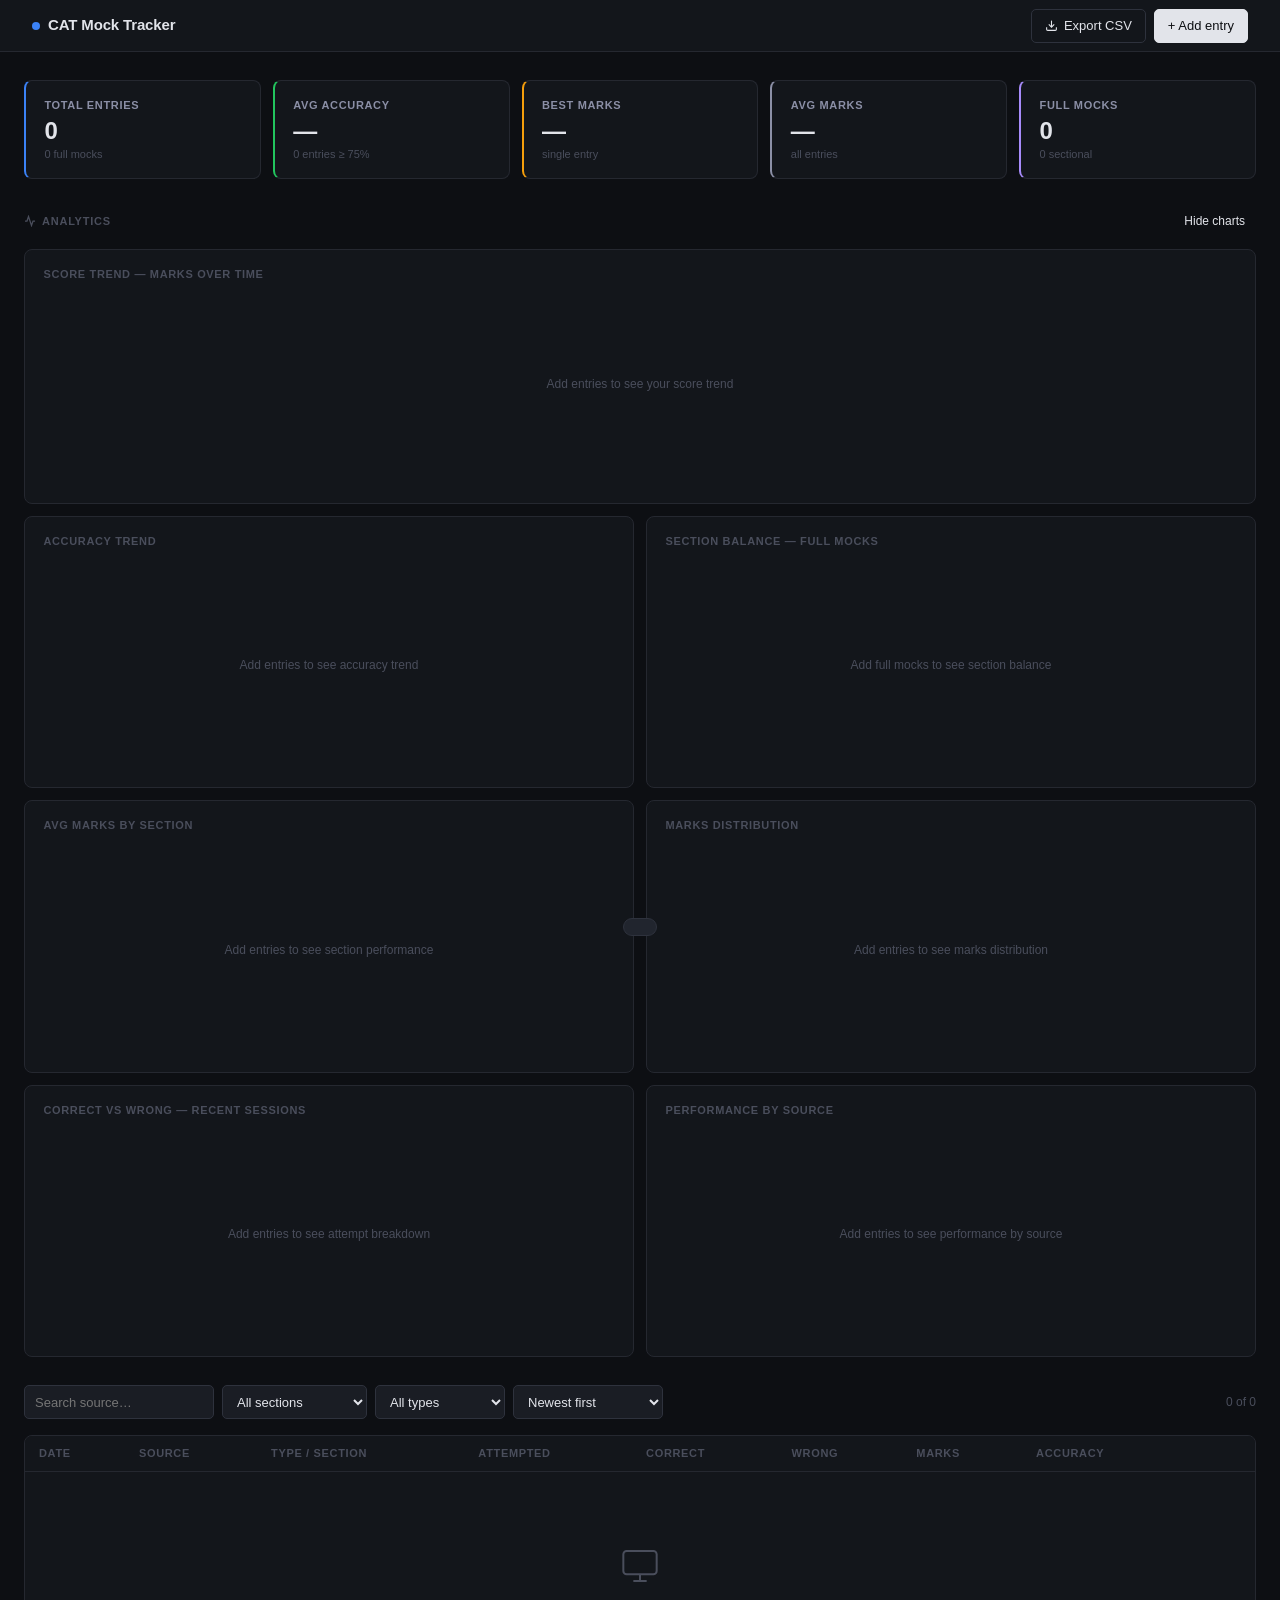
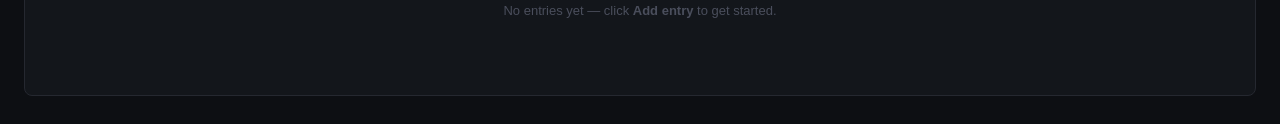
<file: mock.html>
<!DOCTYPE html>
<html lang="en">
<head>
<meta charset="UTF-8">
<meta name="viewport" content="width=device-width, initial-scale=1.0">
<title>CAT Mock Tracker</title>
<style>
*,*::before,*::after{box-sizing:border-box;margin:0;padding:0}

:root{
  --bg:        #0D0F13;
  --surface:   #13161B;
  --surface2:  #1A1D24;
  --surface3:  #21252E;
  --border:    #252830;
  --border2:   #2E323D;
  --text:      #E2E4EA;
  --muted:     #8B8FA6;
  --faint:     #4A4E5C;

  /* section colors — distinction only */
  --varc:      #3B82F6;
  --varc-bg:   rgba(59,130,246,0.12);
  --dilr:      #F59E0B;
  --dilr-bg:   rgba(245,158,11,0.12);
  --qa:        #22C55E;
  --qa-bg:     rgba(34,197,94,0.12);
  --full:      #A78BFA;
  --full-bg:   rgba(167,139,250,0.12);
  --other-bg:  rgba(139,143,166,0.12);

  /* accuracy colors — data only */
  --acc-hi:    #22C55E;
  --acc-hi-bg: rgba(34,197,94,0.12);
  --acc-md:    #F59E0B;
  --acc-md-bg: rgba(245,158,11,0.12);
  --acc-lo:    #EF4444;
  --acc-lo-bg: rgba(239,68,68,0.12);

  --radius:    8px;
  --radius-sm: 5px;
}

body{font-family:-apple-system,BlinkMacSystemFont,'Segoe UI',sans-serif;background:var(--bg);color:var(--text);min-height:100vh;font-size:14px;line-height:1.5}

/* ── Header ── */
header{
  background:var(--surface);
  border-bottom:1px solid var(--border);
  height:52px;padding:0 2rem;
  display:flex;align-items:center;justify-content:space-between;
  position:sticky;top:0;z-index:10;
}
.logo{font-size:15px;font-weight:600;color:var(--text);letter-spacing:-.01em;display:flex;align-items:center;gap:8px}
.logo-dot{width:8px;height:8px;border-radius:50%;background:var(--varc)}
.hdr-actions{display:flex;gap:8px}

/* ── Buttons ── */
.btn{
  display:inline-flex;align-items:center;gap:6px;
  padding:0 13px;height:34px;
  border-radius:var(--radius-sm);
  border:1px solid var(--border2);
  background:transparent;color:var(--text);
  font-size:13px;font-family:inherit;font-weight:500;
  cursor:pointer;white-space:nowrap;
  transition:background .12s,border-color .12s;
}
.btn:hover{background:var(--surface3);border-color:var(--border2)}
.btn-primary{background:var(--text);color:var(--bg);border-color:var(--text)}
.btn-primary:hover{opacity:.9}
.btn-ghost{border-color:transparent}
.btn-ghost:hover{background:var(--surface3);border-color:var(--border)}
.btn-danger{color:var(--acc-lo);border-color:transparent}
.btn-danger:hover{background:var(--acc-lo-bg);border-color:var(--acc-lo-bg)}
.btn-sm{height:28px;padding:0 10px;font-size:12px}
.icon-btn{
  width:28px;height:28px;padding:0;
  display:inline-flex;align-items:center;justify-content:center;
  border-radius:var(--radius-sm);
  border:1px solid transparent;
  background:transparent;color:var(--muted);
  cursor:pointer;transition:all .12s;
}
.icon-btn:hover{background:var(--surface3);border-color:var(--border);color:var(--text)}
.icon-btn.del:hover{background:var(--acc-lo-bg);color:var(--acc-lo)}
.icon-btn.edit:hover{background:var(--varc-bg);color:var(--varc)}

/* ── Main layout ── */
main{max-width:1320px;margin:0 auto;padding:1.75rem 1.5rem}

/* ── Stats ── */
.stats{display:grid;grid-template-columns:repeat(auto-fit,minmax(160px,1fr));gap:12px;margin-bottom:1.75rem}
.stat{
  background:var(--surface);
  border:1px solid var(--border);
  border-radius:var(--radius);
  padding:1rem 1.15rem;
}
.stat-label{font-size:11px;font-weight:600;text-transform:uppercase;letter-spacing:.06em;color:var(--muted);margin-bottom:5px}
.stat-value{font-size:24px;font-weight:700;color:var(--text);line-height:1;margin-bottom:3px}
.stat-sub{font-size:11px;color:var(--faint)}
/* left border = only color on stat cards */
.stat.s-mocks{border-left:2px solid var(--varc)}
.stat.s-acc  {border-left:2px solid var(--acc-hi)}
.stat.s-best {border-left:2px solid var(--dilr)}
.stat.s-avg  {border-left:2px solid var(--muted)}
.stat.s-full {border-left:2px solid var(--full)}

/* ── Toolbar ── */
.toolbar{display:flex;align-items:center;gap:8px;margin-bottom:1rem;flex-wrap:wrap}
.toolbar-left{display:flex;gap:8px;flex:1;flex-wrap:wrap}
input[type="text"],input[type="date"],input[type="number"],select,textarea{
  height:34px;padding:0 10px;
  border:1px solid var(--border2);
  border-radius:var(--radius-sm);
  background:var(--surface2);color:var(--text);
  font-size:13px;font-family:inherit;
  outline:none;transition:border-color .12s;
}
input:focus,select:focus,textarea:focus{border-color:var(--muted)}
select option{background:var(--surface2)}
.search{width:190px}
.flt{width:145px}
.row-count{font-size:12px;color:var(--faint);white-space:nowrap}

/* ── Table ── */
.table-wrap{
  background:var(--surface);
  border:1px solid var(--border);
  border-radius:var(--radius);
  overflow-x:auto;
}
table{width:100%;border-collapse:collapse;min-width:860px}
thead th{
  padding:9px 14px;
  text-align:left;
  font-size:11px;font-weight:600;
  text-transform:uppercase;letter-spacing:.06em;
  color:var(--faint);
  background:var(--surface);
  border-bottom:1px solid var(--border);
  white-space:nowrap;
}
tbody tr{border-bottom:1px solid var(--border);transition:background .08s}
tbody tr:last-child{border-bottom:none}
tbody tr:hover{background:var(--surface2)}
tbody tr.full-mock-row{background:rgba(167,139,250,0.04)}
tbody tr.full-mock-row:hover{background:rgba(167,139,250,0.08)}
td{padding:10px 14px;font-size:13px;vertical-align:middle}
.empty-state{text-align:center;padding:4rem 2rem;color:var(--faint)}
.empty-state p{font-size:13px;margin-top:10px}

/* ── Badges ── */
.badge{display:inline-block;padding:1px 8px;border-radius:20px;font-size:11px;font-weight:600;line-height:1.7}
.b-varc {background:var(--varc-bg);color:var(--varc)}
.b-dilr {background:var(--dilr-bg);color:var(--dilr)}
.b-qa   {background:var(--qa-bg);color:var(--qa)}
.b-full {background:var(--full-bg);color:var(--full)}
.b-other{background:var(--other-bg);color:var(--muted)}
.b-green{background:var(--acc-hi-bg);color:var(--acc-hi)}
.b-amber{background:var(--acc-md-bg);color:var(--acc-md)}
.b-red  {background:var(--acc-lo-bg);color:var(--acc-lo)}

/* expandable sub-rows */
.expand-btn{
  background:none;border:none;color:var(--faint);cursor:pointer;
  font-size:11px;display:inline-flex;align-items:center;gap:4px;
  padding:2px 0;transition:color .12s;
}
.expand-btn:hover{color:var(--muted)}
.expand-btn svg{transition:transform .15s}
.expand-btn.open svg{transform:rotate(90deg)}
.sub-row td{
  padding:6px 14px 6px 42px;
  font-size:12px;
  color:var(--muted);
  background:var(--surface2);
  border-bottom:1px solid var(--border);
}
.sub-row.hidden{display:none}
.sub-row td .sec-name{font-weight:600;color:var(--text);margin-right:10px}
.sub-tbl{display:flex;gap:20px;align-items:center;flex-wrap:wrap}
.sub-tbl span{white-space:nowrap}

/* ── Modal ── */
.overlay{
  display:none;position:fixed;inset:0;
  background:rgba(0,0,0,.65);
  z-index:100;align-items:center;justify-content:center;padding:1rem;
}
.overlay.open{display:flex}
.modal{
  background:var(--surface);
  border:1px solid var(--border2);
  border-radius:10px;
  width:100%;max-width:700px;max-height:92vh;overflow-y:auto;
  animation:up .18s ease;
}
@keyframes up{from{opacity:0;transform:translateY(10px)}to{opacity:1;transform:translateY(0)}}
.modal-hdr{
  padding:1.1rem 1.4rem .9rem;
  border-bottom:1px solid var(--border);
  display:flex;align-items:center;justify-content:space-between;
}
.modal-hdr h2{font-size:15px;font-weight:600}
.modal-body{padding:1.2rem 1.4rem}
.modal-ftr{
  padding:.9rem 1.4rem;
  border-top:1px solid var(--border);
  display:flex;gap:8px;justify-content:flex-end;
}

/* type selector */
.type-selector{display:grid;grid-template-columns:1fr 1fr;gap:8px;margin-bottom:1.2rem}
.type-opt{
  padding:.8rem 1rem;
  border:1px solid var(--border2);
  border-radius:var(--radius);
  cursor:pointer;
  transition:border-color .12s,background .12s;
}
.type-opt:hover{border-color:var(--muted)}
.type-opt.selected{border-color:var(--text);background:var(--surface2)}
.type-opt input{display:none}
.type-opt .opt-title{font-size:13px;font-weight:600;margin-bottom:3px}
.type-opt .opt-sub{font-size:11px;color:var(--muted)}

/* form elements */
.fsec-title{
  font-size:11px;font-weight:700;text-transform:uppercase;letter-spacing:.07em;
  color:var(--faint);margin:1rem 0 .6rem;
  padding-bottom:5px;border-bottom:1px solid var(--border);
}
.fsec-title:first-child{margin-top:0}
.fgrid{display:grid;grid-template-columns:1fr 1fr;gap:10px 14px}
.fgrid3{display:grid;grid-template-columns:1fr 1fr 1fr;gap:10px 14px}
.fspan{grid-column:1/-1}
.field{display:flex;flex-direction:column;gap:4px}
.field label{font-size:12px;font-weight:500;color:var(--muted)}
.field input,.field select{width:100%}
.field .hint{font-size:11px;color:var(--faint);margin-top:2px}

/* TITA toggle */
.tita-row{
  display:flex;align-items:center;gap:10px;
  padding:9px 12px;
  background:var(--surface2);
  border:1px solid var(--border);
  border-radius:var(--radius-sm);
  margin:8px 0 4px;
}
.tita-row .tl{font-size:12px;font-weight:500}
.tita-row .ts{font-size:11px;color:var(--faint)}
.sw{position:relative;display:inline-block;width:36px;height:20px;margin-left:auto;flex-shrink:0}
.sw input{opacity:0;width:0;height:0}
.sw-track{
  position:absolute;cursor:pointer;inset:0;
  background:var(--border2);border-radius:20px;transition:background .15s;
}
.sw-track:before{
  content:'';position:absolute;
  width:14px;height:14px;left:3px;bottom:3px;
  background:var(--muted);border-radius:50%;transition:transform .15s,background .15s;
}
.sw input:checked+.sw-track{background:var(--surface3)}
.sw input:checked+.sw-track:before{transform:translateX(16px);background:var(--text)}

/* full mock section tabs */
.sec-tabs{display:flex;gap:6px;margin-bottom:1rem;flex-wrap:wrap}
.sec-tab{
  padding:4px 12px;border-radius:20px;font-size:12px;font-weight:500;
  border:1px solid var(--border2);background:transparent;color:var(--muted);
  cursor:pointer;transition:all .12s;
}
.sec-tab.active-varc{border-color:var(--varc);background:var(--varc-bg);color:var(--varc)}
.sec-tab.active-dilr{border-color:var(--dilr);background:var(--dilr-bg);color:var(--dilr)}
.sec-tab.active-qa  {border-color:var(--qa)  ;background:var(--qa-bg)  ;color:var(--qa)}
.sec-panel{display:none}
.sec-panel.visible{display:block}

/* score preview */
.preview{
  display:flex;gap:20px;flex-wrap:wrap;
  background:var(--surface2);border:1px solid var(--border);
  border-radius:var(--radius-sm);padding:10px 14px;margin-top:.9rem;
}
.pv-item .pv-label{font-size:11px;color:var(--faint);font-weight:600;text-transform:uppercase;letter-spacing:.05em}
.pv-item .pv-val{font-size:20px;font-weight:700;color:var(--text)}

/* confirm dialog */
.confirm-overlay{
  display:none;position:fixed;inset:0;
  background:rgba(0,0,0,.7);z-index:200;
  align-items:center;justify-content:center;
}
.confirm-overlay.open{display:flex}
.confirm-box{
  background:var(--surface);border:1px solid var(--border2);
  border-radius:var(--radius);padding:1.5rem;
  max-width:360px;width:90%;text-align:center;
}
.confirm-box h3{font-size:15px;font-weight:600;margin-bottom:6px}
.confirm-box p{font-size:13px;color:var(--muted);margin-bottom:1.2rem;line-height:1.5}
.confirm-box .acts{display:flex;gap:8px;justify-content:center}

/* toast */
.toast{
  position:fixed;bottom:1.5rem;left:50%;
  transform:translateX(-50%) translateY(60px);
  background:var(--surface3);border:1px solid var(--border2);
  color:var(--text);padding:8px 16px;border-radius:30px;
  font-size:13px;font-weight:500;z-index:300;
  transition:transform .25s ease;white-space:nowrap;
}
.toast.show{transform:translateX(-50%) translateY(0)}

@media(max-width:640px){
  main{padding:1rem}
  header{padding:0 1rem}
  .fgrid,.fgrid3{grid-template-columns:1fr 1fr}
  .search{width:130px}
}

/* ── Analytics ── */
.analytics-wrap{margin-bottom:1.75rem}
.analytics-hdr{display:flex;align-items:center;justify-content:space-between;margin-bottom:.9rem}
.analytics-lbl{font-size:11px;font-weight:700;text-transform:uppercase;letter-spacing:.07em;color:var(--faint);display:flex;align-items:center;gap:6px}
.charts-grid{display:grid;grid-template-columns:1fr 1fr;gap:12px}
.chart-card{background:var(--surface);border:1px solid var(--border);border-radius:var(--radius);padding:1rem 1.15rem;overflow:hidden}
.chart-title{font-size:11px;font-weight:700;text-transform:uppercase;letter-spacing:.06em;color:var(--faint);margin-bottom:.75rem}
.chart-full{grid-column:1/-1}
.insight-bar{display:flex;gap:10px;margin-top:12px;flex-wrap:wrap}
.insight-chip{background:var(--surface2);border:1px solid var(--border);border-radius:20px;padding:4px 12px;font-size:11px;color:var(--muted);white-space:nowrap}
.insight-chip b{color:var(--text)}
canvas{display:block}
@media(max-width:700px){.charts-grid{grid-template-columns:1fr}}

</style>
</head>
<body>

<header>
  <div class="logo"><span class="logo-dot"></span> CAT Mock Tracker</div>
  <div class="hdr-actions">
    <button class="btn" onclick="exportCSV()">
      <svg width="13" height="13" viewBox="0 0 24 24" fill="none" stroke="currentColor" stroke-width="2"><path d="M21 15v4a2 2 0 01-2 2H5a2 2 0 01-2-2v-4"/><polyline points="7 10 12 15 17 10"/><line x1="12" y1="15" x2="12" y2="3"/></svg>
      Export CSV
    </button>
    <button class="btn btn-primary" onclick="openAddModal()">+ Add entry</button>
  </div>
</header>

<main>
  <div class="stats" id="statsGrid"></div>

  <!-- ── Analytics Panel ── -->
  <div class="analytics-wrap" id="analyticsWrap">
    <div class="analytics-hdr">
      <div class="analytics-lbl">
        <svg width="12" height="12" viewBox="0 0 24 24" fill="none" stroke="currentColor" stroke-width="2.5"><polyline points="22 12 18 12 15 21 9 3 6 12 2 12"/></svg>
        Analytics
      </div>
      <button class="btn btn-sm btn-ghost" id="analyticsToggleBtn" onclick="toggleAnalytics()">Hide charts</button>
    </div>
    <div id="chartsGrid" class="charts-grid">
      <div class="chart-card chart-full">
        <div class="chart-title">Score Trend — marks over time</div>
        <canvas id="cTrend" height="180"></canvas>
        <div class="insight-bar" id="insightBar"></div>
      </div>
      <div class="chart-card">
        <div class="chart-title">Accuracy Trend</div>
        <canvas id="cAcc" height="210"></canvas>
      </div>
      <div class="chart-card">
        <div class="chart-title">Section Balance — full mocks</div>
        <canvas id="cRadar" height="210"></canvas>
      </div>
      <div class="chart-card">
        <div class="chart-title">Avg Marks by Section</div>
        <canvas id="cSecBar" height="210"></canvas>
      </div>
      <div class="chart-card">
        <div class="chart-title">Marks Distribution</div>
        <canvas id="cHist" height="210"></canvas>
      </div>
      <div class="chart-card">
        <div class="chart-title">Correct vs Wrong — recent sessions</div>
        <canvas id="cCvW" height="210"></canvas>
      </div>
      <div class="chart-card">
        <div class="chart-title">Performance by Source</div>
        <canvas id="cSrc" height="210"></canvas>
      </div>
    </div>
  </div>



  <div class="toolbar">
    <div class="toolbar-left">
      <input type="text" class="search" id="searchBox" placeholder="Search source…" oninput="renderTable()">
      <select class="flt" id="secFilter" onchange="renderTable()">
        <option value="">All sections</option>
        <option>VARC</option><option>DILR</option><option>QA</option><option>Full Mock</option><option>Other</option>
      </select>
      <select class="flt" id="typeFilter" onchange="renderTable()" style="width:130px">
        <option value="">All types</option>
        <option value="sectional">Sectional</option>
        <option value="full">Full mock</option>
      </select>
      <select class="flt" id="sortBy" onchange="renderTable()" style="width:150px">
        <option value="date-desc">Newest first</option>
        <option value="date-asc">Oldest first</option>
        <option value="marks-desc">Highest marks</option>
        <option value="acc-desc">Best accuracy</option>
      </select>
    </div>
    <span class="row-count" id="rowCount"></span>
  </div>

  <div class="table-wrap">
    <table>
      <thead>
        <tr>
          <th>Date</th>
          <th>Source</th>
          <th>Type / Section</th>
          <th>Attempted</th>
          <th>Correct</th>
          <th>Wrong</th>
          <th>Marks</th>
          <th>Accuracy</th>
          <th style="width:72px"></th>
        </tr>
      </thead>
      <tbody id="tbody"></tbody>
    </table>
  </div>
</main>

<!-- ── Modal ── -->
<div class="overlay" id="overlay" onclick="overlayClick(event)">
<div class="modal" id="modal">
  <div class="modal-hdr">
    <h2 id="modalTitle">Add entry</h2>
    <button class="icon-btn" onclick="closeModal()">
      <svg width="14" height="14" viewBox="0 0 24 24" fill="none" stroke="currentColor" stroke-width="2.5"><line x1="18" y1="6" x2="6" y2="18"/><line x1="6" y1="6" x2="18" y2="18"/></svg>
    </button>
  </div>
  <div class="modal-body">

    <!-- entry type -->
    <div class="fsec-title" style="margin-top:0">Entry type</div>
    <div class="type-selector">
      <label class="type-opt selected" id="opt-sectional">
        <input type="radio" name="etype" value="sectional" checked onchange="switchType('sectional')">
        <div class="opt-title">Sectional</div>
        <div class="opt-sub">One section — VARC, DILR or QA</div>
      </label>
      <label class="type-opt" id="opt-full">
        <input type="radio" name="etype" value="full" onchange="switchType('full')">
        <div class="opt-title">Full mock</div>
        <div class="opt-sub">All three sections in one entry</div>
      </label>
    </div>

    <!-- common fields -->
    <div class="fsec-title">Basic info</div>
    <div class="fgrid">
      <div class="field"><label>Date</label><input type="date" id="fDate"></div>
      <div class="field"><label>Source</label><input type="text" id="fSource" placeholder="TIME, IMS, CL, Self…"></div>
    </div>

    <!-- ── SECTIONAL ── -->
    <div id="sectionalBlock">
      <div class="fsec-title" style="margin-top:.9rem">Section</div>
      <div class="fgrid">
        <div class="field">
          <label>Section</label>
          <select id="fSection">
            <option value="">Select…</option>
            <option>VARC</option><option>DILR</option><option>QA</option><option>Other</option>
          </select>
        </div>
        <div class="field"><label>Total Qs in section</label><input type="number" id="fTotalQ" placeholder="e.g. 24" min="0" oninput="recalcSec()"></div>
      </div>
      <div class="fsec-title">MCQ &nbsp;<span style="font-weight:400;text-transform:none;letter-spacing:0;color:var(--faint)">+3 correct / −1 wrong</span></div>
      <div class="fgrid3">
        <div class="field"><label>Attempted</label><input type="number" id="fMcqA" placeholder="0" min="0" oninput="recalcSec()"></div>
        <div class="field"><label>Correct</label><input type="number" id="fMcqR" placeholder="0" min="0" oninput="recalcSec()"></div>
        <div class="field"><label>Wrong</label><input type="number" id="fMcqW" placeholder="0" min="0" oninput="recalcSec()"></div>
      </div>
      <div class="tita-row">
        <div><div class="tl">TITA questions</div><div class="ts">+3 correct / 0 wrong — no negative marking</div></div>
        <label class="sw"><input type="checkbox" id="titaToggle" onchange="toggleTITA()"><span class="sw-track"></span></label>
      </div>
      <div id="titaBlock" style="display:none">
        <div class="fgrid3">
          <div class="field"><label>TITA attempted</label><input type="number" id="fTitaA" placeholder="0" min="0" oninput="recalcSec()"></div>
          <div class="field"><label>TITA correct</label><input type="number" id="fTitaR" placeholder="0" min="0" oninput="recalcSec()"></div>
          <div class="field"><label>TITA wrong</label><input type="number" id="fTitaW" placeholder="0" min="0" oninput="recalcSec()"><div class="hint">Record only — no penalty</div></div>
        </div>
      </div>
      <div class="field" style="margin-top:.8rem">
        <label>Override marks &nbsp;<span style="font-weight:400;color:var(--faint)">(optional)</span></label>
        <input type="number" id="fOverride" placeholder="Leave blank to auto-calculate" step="0.5" oninput="recalcSec()">
      </div>
      <div class="preview" id="secPreview">
        <div class="pv-item"><div class="pv-label">Attempted</div><div class="pv-val" id="pAt">—</div></div>
        <div class="pv-item"><div class="pv-label">Marks</div><div class="pv-val" id="pMk">—</div></div>
        <div class="pv-item"><div class="pv-label">Accuracy</div><div class="pv-val" id="pAc">—</div></div>
      </div>
    </div>

    <!-- ── FULL MOCK ── -->
    <div id="fullBlock" style="display:none">
      <div class="fsec-title" style="margin-top:.9rem">Sections — fill all three</div>
      <div class="sec-tabs">
        <button class="sec-tab active-varc" onclick="showSecTab('varc',this)" id="tab-varc">VARC</button>
        <button class="sec-tab" onclick="showSecTab('dilr',this)" id="tab-dilr">DILR</button>
        <button class="sec-tab" onclick="showSecTab('qa',this)" id="tab-qa">QA</button>
      </div>
      <!-- VARC panel -->
      <div class="sec-panel visible" id="panel-varc" data-sec="varc">
        <div class="fgrid3">
          <div class="field"><label>MCQ attempted</label><input type="number" id="v-mcqA" placeholder="0" min="0" oninput="recalcFull()"></div>
          <div class="field"><label>MCQ correct</label><input type="number" id="v-mcqR" placeholder="0" min="0" oninput="recalcFull()"></div>
          <div class="field"><label>MCQ wrong</label><input type="number" id="v-mcqW" placeholder="0" min="0" oninput="recalcFull()"></div>
        </div>
        <div class="tita-row"><div><div class="tl">VARC TITA</div><div class="ts">RC passage questions are MCQ; some verbal may be TITA</div></div>
          <label class="sw"><input type="checkbox" id="v-tita" onchange="recalcFull()"><span class="sw-track"></span></label></div>
        <div class="fgrid3" id="v-titaFields" style="display:none;margin-top:8px">
          <div class="field"><label>TITA attempted</label><input type="number" id="v-titaA" placeholder="0" min="0" oninput="recalcFull()"></div>
          <div class="field"><label>TITA correct</label><input type="number" id="v-titaR" placeholder="0" min="0" oninput="recalcFull()"></div>
          <div class="field"><label>TITA wrong</label><input type="number" id="v-titaW" placeholder="0" min="0" oninput="recalcFull()"></div>
        </div>
        <div class="fgrid" style="margin-top:8px">
          <div class="field"><label>Override marks</label><input type="number" id="v-override" placeholder="Auto" step="0.5" oninput="recalcFull()"></div>
        </div>
      </div>
      <!-- DILR panel -->
      <div class="sec-panel" id="panel-dilr" data-sec="dilr">
        <div class="fgrid3">
          <div class="field"><label>MCQ attempted</label><input type="number" id="d-mcqA" placeholder="0" min="0" oninput="recalcFull()"></div>
          <div class="field"><label>MCQ correct</label><input type="number" id="d-mcqR" placeholder="0" min="0" oninput="recalcFull()"></div>
          <div class="field"><label>MCQ wrong</label><input type="number" id="d-mcqW" placeholder="0" min="0" oninput="recalcFull()"></div>
        </div>
        <div class="tita-row"><div><div class="tl">DILR TITA</div><div class="ts">Some sets may have TITA questions</div></div>
          <label class="sw"><input type="checkbox" id="d-tita" onchange="recalcFull()"><span class="sw-track"></span></label></div>
        <div class="fgrid3" id="d-titaFields" style="display:none;margin-top:8px">
          <div class="field"><label>TITA attempted</label><input type="number" id="d-titaA" placeholder="0" min="0" oninput="recalcFull()"></div>
          <div class="field"><label>TITA correct</label><input type="number" id="d-titaR" placeholder="0" min="0" oninput="recalcFull()"></div>
          <div class="field"><label>TITA wrong</label><input type="number" id="d-titaW" placeholder="0" min="0" oninput="recalcFull()"></div>
        </div>
        <div class="fgrid" style="margin-top:8px">
          <div class="field"><label>Override marks</label><input type="number" id="d-override" placeholder="Auto" step="0.5" oninput="recalcFull()"></div>
        </div>
      </div>
      <!-- QA panel -->
      <div class="sec-panel" id="panel-qa" data-sec="qa">
        <div class="fgrid3">
          <div class="field"><label>MCQ attempted</label><input type="number" id="q-mcqA" placeholder="0" min="0" oninput="recalcFull()"></div>
          <div class="field"><label>MCQ correct</label><input type="number" id="q-mcqR" placeholder="0" min="0" oninput="recalcFull()"></div>
          <div class="field"><label>MCQ wrong</label><input type="number" id="q-mcqW" placeholder="0" min="0" oninput="recalcFull()"></div>
        </div>
        <div class="tita-row"><div><div class="tl">QA TITA</div><div class="ts">QA has the highest proportion of TITA questions</div></div>
          <label class="sw"><input type="checkbox" id="q-tita" onchange="recalcFull()"><span class="sw-track"></span></label></div>
        <div class="fgrid3" id="q-titaFields" style="display:none;margin-top:8px">
          <div class="field"><label>TITA attempted</label><input type="number" id="q-titaA" placeholder="0" min="0" oninput="recalcFull()"></div>
          <div class="field"><label>TITA correct</label><input type="number" id="q-titaR" placeholder="0" min="0" oninput="recalcFull()"></div>
          <div class="field"><label>TITA wrong</label><input type="number" id="q-titaW" placeholder="0" min="0" oninput="recalcFull()"></div>
        </div>
        <div class="fgrid" style="margin-top:8px">
          <div class="field"><label>Override marks</label><input type="number" id="q-override" placeholder="Auto" step="0.5" oninput="recalcFull()"></div>
        </div>
      </div>

      <!-- full preview -->
      <div class="preview" id="fullPreview" style="margin-top:1rem">
        <div class="pv-item"><div class="pv-label">Total attempted</div><div class="pv-val" id="fp-att">—</div></div>
        <div class="pv-item"><div class="pv-label">Total marks</div><div class="pv-val" id="fp-marks">—</div></div>
        <div class="pv-item"><div class="pv-label">Overall accuracy</div><div class="pv-val" id="fp-acc">—</div></div>
        <div class="pv-item"><div class="pv-label">VARC</div><div class="pv-val" id="fp-varc" style="font-size:15px;color:var(--varc)">—</div></div>
        <div class="pv-item"><div class="pv-label">DILR</div><div class="pv-val" id="fp-dilr" style="font-size:15px;color:var(--dilr)">—</div></div>
        <div class="pv-item"><div class="pv-label">QA</div><div class="pv-val" id="fp-qa" style="font-size:15px;color:var(--qa)">—</div></div>
      </div>
    </div>

    <!-- notes -->
    <div class="field" style="margin-top:.9rem">
      <label>Notes <span style="color:var(--faint);font-weight:400">(optional)</span></label>
      <input type="text" id="fNotes" placeholder="Remarks, observations…">
    </div>

  </div>
  <div class="modal-ftr">
    <button class="btn btn-ghost" onclick="closeModal()">Cancel</button>
    <button class="btn btn-primary" onclick="saveEntry()">
      <svg width="13" height="13" viewBox="0 0 24 24" fill="none" stroke="currentColor" stroke-width="2"><path d="M19 21H5a2 2 0 01-2-2V5a2 2 0 012-2h11l5 5v11a2 2 0 01-2 2z"/><polyline points="17 21 17 13 7 13 7 21"/><polyline points="7 3 7 8 15 8"/></svg>
      <span id="saveLbl">Save entry</span>
    </button>
  </div>
</div>
</div>

<!-- ── Confirm delete ── -->
<div class="confirm-overlay" id="confirmOverlay">
  <div class="confirm-box">
    <h3>Delete entry?</h3>
    <p id="confirmMsg"></p>
    <div class="acts">
      <button class="btn btn-ghost" onclick="closeConfirm()">Cancel</button>
      <button class="btn btn-danger" onclick="doDelete()">Delete</button>
    </div>
  </div>
</div>

<div class="toast" id="toast"></div>

<script>
const KEY = 'cat_mock_v3';
let entries = [];
let editingId = null;
let pendingDel = null;
let currentType = 'sectional';

function load(){ try{ entries = JSON.parse(localStorage.getItem(KEY)||'[]'); }catch(e){ entries=[]; } }
function persist(){ localStorage.setItem(KEY, JSON.stringify(entries)); }

/* ── Scoring ── */
function secScore(mcqA,mcqR,mcqW,hasTita,titaA,titaR){
  const att = mcqA + (hasTita ? titaA : 0);
  const right = mcqR + (hasTita ? titaR : 0);
  const marks = (mcqR*3)-(mcqW*1)+(hasTita?titaR*3:0);
  const acc = att > 0 ? (right/att)*100 : 0;
  return {att, right, marks, acc};
}

function calcEntry(e){
  if(e.type === 'full'){
    const secs = ['varc','dilr','qa'];
    let totalAtt=0, totalRight=0, totalMarks=0;
    const breakdown = {};
    secs.forEach(s=>{
      const sd = e[s] || {};
      const ov = sd.override !== undefined && sd.override !== '' ? parseFloat(sd.override) : null;
      const sc = secScore(sd.mcqA||0,sd.mcqR||0,sd.mcqW||0,sd.hasTita,sd.titaA||0,sd.titaR||0);
      const marks = ov !== null ? ov : sc.marks;
      breakdown[s] = { ...sc, marks };
      totalAtt += sc.att;
      totalRight += sc.right;
      totalMarks += marks;
    });
    const acc = totalAtt > 0 ? (totalRight/totalAtt)*100 : 0;
    return { totalAtt, totalRight, totalMarks, acc, breakdown };
  } else {
    const ov = e.override !== undefined && e.override !== '' ? parseFloat(e.override) : null;
    const sc = secScore(e.mcqA||0,e.mcqR||0,e.mcqW||0,e.hasTita,e.titaA||0,e.titaR||0);
    const marks = ov !== null ? ov : sc.marks;
    return { totalAtt: sc.att, totalRight: sc.right, totalMarks: marks, acc: sc.acc, breakdown: null };
  }
}

/* ── Stats ── */
function renderStats(){
  const all = entries.map(e=>({...e,...calcEntry(e)}));
  const n = all.length;
  const full = all.filter(e=>e.type==='full');
  const avgAcc = n ? all.reduce((s,e)=>s+e.acc,0)/n : 0;
  const avgMk  = n ? all.reduce((s,e)=>s+e.totalMarks,0)/n : 0;
  const bestMk = n ? Math.max(...all.map(e=>e.totalMarks)) : 0;
  document.getElementById('statsGrid').innerHTML=`
    <div class="stat s-mocks"><div class="stat-label">Total entries</div><div class="stat-value">${n}</div><div class="stat-sub">${full.length} full mock${full.length!==1?'s':''}</div></div>
    <div class="stat s-acc"><div class="stat-label">Avg accuracy</div><div class="stat-value">${n?avgAcc.toFixed(1)+'%':'—'}</div><div class="stat-sub">${all.filter(e=>e.acc>=75).length} entries ≥ 75%</div></div>
    <div class="stat s-best"><div class="stat-label">Best marks</div><div class="stat-value">${n?bestMk:'—'}</div><div class="stat-sub">single entry</div></div>
    <div class="stat s-avg"><div class="stat-label">Avg marks</div><div class="stat-value">${n?avgMk.toFixed(1):'—'}</div><div class="stat-sub">all entries</div></div>
    <div class="stat s-full"><div class="stat-label">Full mocks</div><div class="stat-value">${full.length}</div><div class="stat-sub">${n-full.length} sectional</div></div>
  `;
}

/* ── Table ── */
const SEC_CLASS = {VARC:'b-varc',DILR:'b-dilr',QA:'b-qa','Full Mock':'b-full',Other:'b-other'};
function accCls(a){ return a>=75?'b-green':a>=50?'b-amber':'b-red'; }
function fmtDate(d){
  if(!d) return '—';
  const [y,m,day]=d.split('-');
  return `${parseInt(day)} ${['Jan','Feb','Mar','Apr','May','Jun','Jul','Aug','Sep','Oct','Nov','Dec'][m-1]} ${y}`;
}
function esc(s){ return String(s).replace(/&/g,'&amp;').replace(/</g,'&lt;').replace(/>/g,'&gt;'); }

function renderTable(){
  const search = document.getElementById('searchBox').value.toLowerCase();
  const secF   = document.getElementById('secFilter').value;
  const typeF  = document.getElementById('typeFilter').value;
  const sort   = document.getElementById('sortBy').value;

  let rows = entries.map(e=>({...e,...calcEntry(e)}));
  if(search) rows = rows.filter(e=>e.source.toLowerCase().includes(search));
  if(typeF)  rows = rows.filter(e=>e.type===typeF);
  if(secF){
    rows = rows.filter(e=>{
      if(e.type==='full') return secF==='Full Mock';
      return e.section===secF;
    });
  }
  rows.sort((a,b)=>{
    if(sort==='date-asc') return a.date.localeCompare(b.date);
    if(sort==='marks-desc') return b.totalMarks-a.totalMarks;
    if(sort==='acc-desc') return b.acc-a.acc;
    return b.date.localeCompare(a.date);
  });

  document.getElementById('rowCount').textContent=`${rows.length} of ${entries.length}`;
  const tbody = document.getElementById('tbody');

  if(!rows.length){
    tbody.innerHTML=`<tr><td colspan="9"><div class="empty-state">
      <svg width="40" height="40" viewBox="0 0 24 24" fill="none" stroke="currentColor" stroke-width="1.2" style="color:var(--faint)"><rect x="2" y="3" width="20" height="14" rx="2"/><path d="M8 21h8M12 17v4"/></svg>
      <p>${entries.length?'No entries match your filters.':'No entries yet — click <strong>Add entry</strong> to get started.'}</p>
    </div></td></tr>`;
    return;
  }

  let html = '';
  rows.forEach(e=>{
    const isFull = e.type==='full';
    const secLabel = isFull ? '<span class="badge b-full">Full mock</span>' : `<span class="badge ${SEC_CLASS[e.section]||'b-other'}">${esc(e.section)}</span>`;
    const marksColor = e.totalMarks < 0 ? 'color:var(--acc-lo)' : '';
    html += `<tr class="${isFull?'full-mock-row':''}">
      <td>${fmtDate(e.date)}</td>
      <td style="font-weight:500">${esc(e.source)}</td>
      <td>${secLabel}</td>
      <td>${e.totalAtt}</td>
      <td style="color:var(--acc-hi);font-weight:600">${e.totalRight}</td>
      <td style="color:var(--acc-lo)">${isFull? (e.breakdown.varc.marks<0||e.breakdown.dilr.marks<0||e.breakdown.qa.marks<0?'—':((e.varc.mcqW||0)+(e.dilr.mcqW||0)+(e.qa.mcqW||0))) : (e.mcqW||0)}</td>
      <td style="${marksColor};font-weight:600">${e.totalMarks.toFixed(1).replace('.0','')}</td>
      <td><span class="badge ${accCls(e.acc)}">${e.acc.toFixed(1)}%</span></td>
      <td>
        <div style="display:flex;gap:4px;justify-content:flex-end;align-items:center">
          ${isFull?`<button class="icon-btn" onclick="toggleSub('${e.id}')" id="expbtn-${e.id}" title="See breakdown"><svg width="12" height="12" viewBox="0 0 24 24" fill="none" stroke="currentColor" stroke-width="2.5"><polyline points="9 18 15 12 9 6"/></svg></button>`:''}
          <button class="icon-btn edit" onclick="openEditModal('${e.id}')" title="Edit">
            <svg width="12" height="12" viewBox="0 0 24 24" fill="none" stroke="currentColor" stroke-width="2"><path d="M11 4H4a2 2 0 00-2 2v14a2 2 0 002 2h14a2 2 0 002-2v-7"/><path d="M18.5 2.5a2.121 2.121 0 013 3L12 15l-4 1 1-4 9.5-9.5z"/></svg>
          </button>
          <button class="icon-btn del" onclick="askDel('${e.id}')" title="Delete">
            <svg width="12" height="12" viewBox="0 0 24 24" fill="none" stroke="currentColor" stroke-width="2"><polyline points="3 6 5 6 21 6"/><path d="M19 6l-1 14a2 2 0 01-2 2H8a2 2 0 01-2-2L5 6"/><path d="M10 11v6M14 11v6"/><path d="M9 6V4h6v2"/></svg>
          </button>
        </div>
      </td>
    </tr>`;
    if(isFull){
      const bd = e.breakdown;
      html += `<tr class="sub-row hidden" id="sub-${e.id}">
        <td colspan="9">
          <div class="sub-tbl">
            <span><span class="sec-name" style="color:var(--varc)">VARC</span> ${bd.varc.att} att &nbsp; <span style="color:var(--acc-hi)">${bd.varc.right} ✓</span> &nbsp; <span style="color:var(--acc-lo)">${e.varc.mcqW||0} ✗</span> &nbsp; <strong>${bd.varc.marks}</strong> marks &nbsp; ${bd.varc.acc.toFixed(1)}%</span>
            <span style="color:var(--border2)">|</span>
            <span><span class="sec-name" style="color:var(--dilr)">DILR</span> ${bd.dilr.att} att &nbsp; <span style="color:var(--acc-hi)">${bd.dilr.right} ✓</span> &nbsp; <span style="color:var(--acc-lo)">${e.dilr.mcqW||0} ✗</span> &nbsp; <strong>${bd.dilr.marks}</strong> marks &nbsp; ${bd.dilr.acc.toFixed(1)}%</span>
            <span style="color:var(--border2)">|</span>
            <span><span class="sec-name" style="color:var(--qa)">QA</span> ${bd.qa.att} att &nbsp; <span style="color:var(--acc-hi)">${bd.qa.right} ✓</span> &nbsp; <span style="color:var(--acc-lo)">${e.qa.mcqW||0} ✗</span> &nbsp; <strong>${bd.qa.marks}</strong> marks &nbsp; ${bd.qa.acc.toFixed(1)}%</span>
          </div>
        </td>
      </tr>`;
    }
  });
  tbody.innerHTML = html;
}

function toggleSub(id){
  const sub = document.getElementById('sub-'+id);
  const btn = document.getElementById('expbtn-'+id);
  if(!sub) return;
  const hidden = sub.classList.contains('hidden');
  sub.classList.toggle('hidden', !hidden);
  btn.querySelector('svg').style.transform = hidden ? 'rotate(90deg)' : '';
}

/* ── Modal ── */
function openAddModal(){
  editingId = null;
  document.getElementById('modalTitle').textContent = 'Add entry';
  document.getElementById('saveLbl').textContent = 'Save entry';
  clearForm();
  switchType('sectional');
  document.getElementById('overlay').classList.add('open');
  document.body.style.overflow='hidden';
}

function openEditModal(id){
  const e = entries.find(x=>x.id===id);
  if(!e) return;
  editingId = id;
  document.getElementById('modalTitle').textContent = 'Edit entry';
  document.getElementById('saveLbl').textContent = 'Update entry';
  clearForm();

  document.getElementById('fDate').value = e.date||'';
  document.getElementById('fSource').value = e.source||'';
  document.getElementById('fNotes').value = e.notes||'';

  switchType(e.type==='full'?'full':'sectional');

  if(e.type==='full'){
    ['varc','dilr','qa'].forEach(s=>{
      const sd = e[s]||{};
      const p = s[0];
      setN(p+'-mcqA', sd.mcqA); setN(p+'-mcqR', sd.mcqR); setN(p+'-mcqW', sd.mcqW);
      const tog = document.getElementById(p+'-tita');
      tog.checked = !!sd.hasTita;
      document.getElementById(p+'-titaFields').style.display = sd.hasTita?'grid':'none';
      if(sd.hasTita){ setN(p+'-titaA',sd.titaA); setN(p+'-titaR',sd.titaR); setN(p+'-titaW',sd.titaW); }
      setN(p+'-override', sd.override);
    });
    recalcFull();
  } else {
    document.getElementById('fSection').value = e.section||'';
    setN('fTotalQ', e.totalQ); setN('fMcqA', e.mcqA); setN('fMcqR', e.mcqR); setN('fMcqW', e.mcqW);
    document.getElementById('titaToggle').checked = !!e.hasTita;
    document.getElementById('titaBlock').style.display = e.hasTita?'':'none';
    if(e.hasTita){ setN('fTitaA',e.titaA); setN('fTitaR',e.titaR); setN('fTitaW',e.titaW); }
    setN('fOverride', e.override);
    recalcSec();
  }
  document.getElementById('overlay').classList.add('open');
  document.body.style.overflow='hidden';
}

function closeModal(){
  document.getElementById('overlay').classList.remove('open');
  document.body.style.overflow='';
  editingId = null;
}

function overlayClick(e){ if(e.target===document.getElementById('overlay')) closeModal(); }

/* ── Type switch ── */
function switchType(t){
  currentType = t;
  document.getElementById('opt-sectional').classList.toggle('selected', t==='sectional');
  document.getElementById('opt-full').classList.toggle('selected', t==='full');
  document.getElementById('sectionalBlock').style.display = t==='sectional'?'':'none';
  document.getElementById('fullBlock').style.display = t==='full'?'':'none';
  if(t==='sectional') recalcSec(); else recalcFull();
}

/* ── Section tabs (full mock) ── */
function showSecTab(sec, btn){
  document.querySelectorAll('.sec-panel').forEach(p=>p.classList.remove('visible'));
  document.querySelectorAll('.sec-tab').forEach(b=>{ b.className='sec-tab'; });
  document.getElementById('panel-'+sec).classList.add('visible');
  const clsMap = {varc:'active-varc',dilr:'active-dilr',qa:'active-qa'};
  btn.className = 'sec-tab '+clsMap[sec];
}

/* ── TITA toggle (sectional) ── */
function toggleTITA(){
  document.getElementById('titaBlock').style.display = document.getElementById('titaToggle').checked?'':'none';
  recalcSec();
}

/* ── Recalc sectional ── */
function recalcSec(){
  const mcqA=gN('fMcqA'),mcqR=gN('fMcqR'),mcqW=gN('fMcqW');
  const hasTita = document.getElementById('titaToggle').checked;
  const titaA=hasTita?gN('fTitaA'):0, titaR=hasTita?gN('fTitaR'):0;
  const ov = document.getElementById('fOverride').value;
  const sc = secScore(mcqA,mcqR,mcqW,hasTita,titaA,titaR);
  const marks = ov!==''&&ov!==null ? parseFloat(ov) : sc.marks;
  document.getElementById('pAt').textContent = sc.att||'—';
  document.getElementById('pMk').textContent = isNaN(marks)?'—':marks;
  document.getElementById('pAc').textContent = sc.att ? sc.acc.toFixed(1)+'%' : '—';
}

/* ── Recalc full ── */
function recalcFull(){
  ['varc','dilr','qa'].forEach(s=>{
    const p=s[0];
    const hasTita = document.getElementById(p+'-tita').checked;
    document.getElementById(p+'-titaFields').style.display = hasTita?'grid':'none';
  });
  let totAtt=0,totRight=0,totMarks=0;
  const secMarks = {};
  ['varc','dilr','qa'].forEach(s=>{
    const p=s[0];
    const hasTita=document.getElementById(p+'-tita').checked;
    const sc=secScore(gN(p+'-mcqA'),gN(p+'-mcqR'),gN(p+'-mcqW'),hasTita,gN(p+'-titaA'),gN(p+'-titaR'));
    const ov=document.getElementById(p+'-override').value;
    const marks = ov!==''?parseFloat(ov):sc.marks;
    totAtt+=sc.att; totRight+=sc.right; totMarks+=marks;
    secMarks[s]=marks;
  });
  const acc = totAtt>0?(totRight/totAtt)*100:0;
  document.getElementById('fp-att').textContent = totAtt||'—';
  document.getElementById('fp-marks').textContent = totAtt?totMarks:'—';
  document.getElementById('fp-acc').textContent = totAtt?acc.toFixed(1)+'%':'—';
  document.getElementById('fp-varc').textContent = totAtt?secMarks.varc:'—';
  document.getElementById('fp-dilr').textContent = totAtt?secMarks.dilr:'—';
  document.getElementById('fp-qa').textContent = totAtt?secMarks.qa:'—';
}

/* ── Save ── */
function saveEntry(){
  const date = document.getElementById('fDate').value;
  const source = document.getElementById('fSource').value.trim();
  if(!date||!source){ toast('Date and source are required.'); return; }

  let entry;
  if(currentType==='full'){
    const secs = {};
    ['varc','dilr','qa'].forEach(s=>{
      const p=s[0];
      const hasTita=document.getElementById(p+'-tita').checked;
      const ov=document.getElementById(p+'-override').value;
      secs[s]={ mcqA:gN(p+'-mcqA'),mcqR:gN(p+'-mcqR'),mcqW:gN(p+'-mcqW'),
        hasTita, titaA:hasTita?gN(p+'-titaA'):0, titaR:hasTita?gN(p+'-titaR'):0, titaW:hasTita?gN(p+'-titaW'):0,
        override: ov!==''?parseFloat(ov):undefined };
    });
    entry = { id:editingId||String(Date.now()), type:'full', date, source, notes:document.getElementById('fNotes').value.trim(), ...secs };
  } else {
    const section = document.getElementById('fSection').value;
    if(!section){ toast('Please select a section.'); return; }
    const hasTita=document.getElementById('titaToggle').checked;
    const ov=document.getElementById('fOverride').value;
    entry = { id:editingId||String(Date.now()), type:'sectional', date, source, section, notes:document.getElementById('fNotes').value.trim(),
      totalQ:gN('fTotalQ')||undefined, mcqA:gN('fMcqA'), mcqR:gN('fMcqR'), mcqW:gN('fMcqW'),
      hasTita, titaA:hasTita?gN('fTitaA'):0, titaR:hasTita?gN('fTitaR'):0, titaW:hasTita?gN('fTitaW'):0,
      override:ov!==''?parseFloat(ov):undefined };
  }

  if(editingId){ entries = entries.map(e=>e.id===editingId?entry:e); toast('Entry updated'); }
  else{ entries.push(entry); toast('Entry saved'); }
  persist(); closeModal(); renderAll();
}

/* ── Delete ── */
function askDel(id){
  pendingDel=id;
  const e=entries.find(x=>x.id===id);
  document.getElementById('confirmMsg').textContent = e ? `"${e.source}${e.type==='full'?' – Full mock':' – '+e.section}" will be permanently removed.` : 'This entry will be permanently removed.';
  document.getElementById('confirmOverlay').classList.add('open');
}
function closeConfirm(){ document.getElementById('confirmOverlay').classList.remove('open'); pendingDel=null; }
function doDelete(){ if(!pendingDel)return; entries=entries.filter(e=>e.id!==pendingDel); persist(); closeConfirm(); renderAll(); toast('Entry deleted'); }

/* ── Export ── */
function exportCSV(){
  if(!entries.length){ toast('No data to export'); return; }
  const hdr = ['Date','Source','Type','Section','Attempted','Correct','Wrong','Marks','Accuracy (%)','Notes'];
  const rows = entries.map(e=>{
    const c = calcEntry(e);
    if(e.type==='full'){
      const bd=c.breakdown;
      return [e.date,e.source,'Full Mock','VARC+DILR+QA',c.totalAtt,c.totalRight,
        (e.varc.mcqW||0)+(e.dilr.mcqW||0)+(e.qa.mcqW||0),
        c.totalMarks,c.acc.toFixed(1),e.notes||''].join(',');
    }
    return [e.date,e.source,'Sectional',e.section,c.totalAtt,c.totalRight,e.mcqW||0,c.totalMarks,c.acc.toFixed(1),e.notes||''].join(',');
  });
  const csv=[hdr.join(','),...rows].join('\n');
  const url=URL.createObjectURL(new Blob([csv],{type:'text/csv'}));
  const a=document.createElement('a'); a.href=url; a.download='cat_mocks.csv'; a.click();
  URL.revokeObjectURL(url); toast('CSV downloaded');
}

/* ── Helpers ── */
function gN(id){ const v=parseFloat(document.getElementById(id).value); return isNaN(v)?0:v; }
function setN(id,v){ const el=document.getElementById(id); if(el) el.value=(v===undefined||v===null)?'':v; }
function clearForm(){
  document.querySelectorAll('#modal input[type=number],#modal input[type=text]').forEach(el=>el.value='');
  document.querySelectorAll('#modal input[type=checkbox]').forEach(el=>el.checked=false);
  document.getElementById('fDate').value=new Date().toISOString().split('T')[0];
  document.getElementById('fSection').value='';
  document.getElementById('titaBlock').style.display='none';
  ['v','d','q'].forEach(p=>{ document.getElementById(p+'-titaFields').style.display='none'; });
  showSecTab('varc', document.getElementById('tab-varc'));
}
function renderAll(){ renderStats(); renderTable(); renderCharts(); }
let _tt;
function toast(msg){ const el=document.getElementById('toast'); el.textContent=msg; el.classList.add('show'); clearTimeout(_tt); _tt=setTimeout(()=>el.classList.remove('show'),2400); }
document.addEventListener('keydown',e=>{ if(e.key==='Escape'){ closeModal(); closeConfirm(); } });


/* ═══════════════════════════════════════════════════
   ANALYTICS ENGINE
   ═══════════════════════════════════════════════════ */
const CC = {
  varc:'#3B82F6',dilr:'#F59E0B',qa:'#22C55E',full:'#A78BFA',
  hi:'#22C55E',md:'#F59E0B',lo:'#EF4444',
  text:'#E2E4EA',muted:'#8B8FA6',faint:'#4A4E5C',
  border:'#252830',bg:'#0D0F13',surface:'#13161B',s2:'#1A1D24',s3:'#21252E'
};
const SEC_COL = {VARC:CC.varc,DILR:CC.dilr,QA:CC.qa,'Full Mock':CC.full};

let _analyticsVisible = true;
function toggleAnalytics(){
  _analyticsVisible = !_analyticsVisible;
  document.getElementById('chartsGrid').style.display = _analyticsVisible ? '' : 'none';
  document.getElementById('analyticsToggleBtn').textContent = _analyticsVisible ? 'Hide charts' : 'Show charts';
  if(_analyticsVisible) renderCharts();
}

function setupCanvas(id){
  const el = document.getElementById(id);
  if(!el) return null;
  const dpr = window.devicePixelRatio||1;
  const card = el.closest('.chart-card');
  const pad2 = 36; /* 1.15rem*2 */
  const W = card.clientWidth - pad2;
  const H = parseInt(el.getAttribute('height'))||200;
  el.width  = W*dpr; el.height = H*dpr;
  el.style.width = W+'px'; el.style.height = H+'px';
  const ctx = el.getContext('2d');
  ctx.scale(dpr,dpr);
  return {ctx,w:W,h:H};
}

function emptyState(c, msg){
  const {ctx,w,h} = c;
  ctx.clearRect(0,0,w,h);
  ctx.fillStyle = CC.faint;
  ctx.font = '12px -apple-system,BlinkMacSystemFont,"Segoe UI",sans-serif';
  ctx.textAlign = 'center'; ctx.textBaseline = 'middle';
  ctx.fillText(msg||'No data yet', w/2, h/2);
}

function setFont(ctx,sz,bold){
  ctx.font = `${bold?'600 ':''}${sz}px -apple-system,BlinkMacSystemFont,"Segoe UI",sans-serif`;
}

function gridH(ctx,y,x1,x2,col,dash){
  ctx.save(); ctx.strokeStyle=col; ctx.lineWidth=1;
  ctx.setLineDash(dash||[3,3]);
  ctx.beginPath(); ctx.moveTo(x1,y); ctx.lineTo(x2,y); ctx.stroke();
  ctx.restore();
}

function rRect(ctx,x,y,w,h,r){
  if(!w||!h) return;
  const [tl,tr,br,bl] = Array.isArray(r)?r:[r,r,r,r];
  ctx.beginPath();
  ctx.moveTo(x+tl,y); ctx.lineTo(x+w-tr,y);
  ctx.quadraticCurveTo(x+w,y,x+w,y+tr);
  ctx.lineTo(x+w,y+h-br);
  ctx.quadraticCurveTo(x+w,y+h,x+w-br,y+h);
  ctx.lineTo(x+bl,y+h);
  ctx.quadraticCurveTo(x,y+h,x,y+h-bl);
  ctx.lineTo(x,y+tl);
  ctx.quadraticCurveTo(x,y,x+tl,y);
  ctx.closePath();
}

function fmtD(d){ const [,m,day]=d.split('-'); return `${parseInt(day)}/${parseInt(m)}`; }

/* ── 1. Score Trend ─────────────────────────────────── */
function drawTrend(raw){
  const c = setupCanvas('cTrend');
  if(!c) return;
  const {ctx,w,h} = c;
  ctx.clearRect(0,0,w,h);
  if(!raw.length){ emptyState(c,'Add entries to see your score trend'); return; }

  const sorted = [...raw].sort((a,b)=>a.date.localeCompare(b.date));
  const pad = {t:26,r:24,b:44,l:52};
  const cw=w-pad.l-pad.r, ch=h-pad.t-pad.b;

  /* group by section key */
  const groups = {};
  sorted.forEach((e,gi)=>{
    const k = e.type==='full'?'Full Mock':e.section;
    if(!groups[k]) groups[k]=[];
    groups[k].push({...e, _gi:gi});
  });

  const allM = sorted.map(e=>e.totalMarks);
  const minM = Math.min(...allM,0), maxM = Math.max(...allM,10);
  const range = maxM-minM||1;
  const xScale = i => pad.l + (sorted.length<2?cw/2:(i/(sorted.length-1))*cw);
  const yScale = v => pad.t + ch - ((v-minM)/range)*ch;

  /* gridlines */
  setFont(ctx,10,false);
  const nGrid=4;
  for(let i=0;i<=nGrid;i++){
    const v=minM+(i/nGrid)*(maxM-minM), y=yScale(v);
    gridH(ctx,y,pad.l,w-pad.r,CC.border,[4,4]);
    ctx.fillStyle=CC.faint; ctx.textAlign='right'; ctx.textBaseline='middle';
    ctx.fillText(Math.round(v),pad.l-6,y);
  }

  /* x-axis labels */
  const step=Math.max(1,Math.floor(sorted.length/7));
  sorted.forEach((e,i)=>{
    if(i%step!==0&&i!==sorted.length-1) return;
    ctx.fillStyle=CC.faint; ctx.textAlign='center'; ctx.textBaseline='top';
    ctx.fillText(fmtD(e.date),xScale(i),h-pad.b+6);
  });

  /* draw each group */
  Object.entries(groups).forEach(([key,pts])=>{
    const col = SEC_COL[key]||CC.muted;
    const pp = pts.map(p=>({x:xScale(p._gi), y:yScale(p.totalMarks), m:p.totalMarks}));

    /* area fill */
    if(pp.length>1){
      ctx.save();
      ctx.beginPath();
      pp.forEach((p,i)=>i===0?ctx.moveTo(p.x,p.y):ctx.lineTo(p.x,p.y));
      ctx.lineTo(pp[pp.length-1].x, pad.t+ch);
      ctx.lineTo(pp[0].x, pad.t+ch);
      ctx.closePath();
      const g=ctx.createLinearGradient(0,pad.t,0,pad.t+ch);
      g.addColorStop(0,col+'30'); g.addColorStop(1,col+'00');
      ctx.fillStyle=g; ctx.fill(); ctx.restore();
    }

    /* line */
    if(pp.length>1){
      ctx.save();
      ctx.strokeStyle=col; ctx.lineWidth=2.5;
      ctx.lineJoin='round'; ctx.lineCap='round';
      ctx.beginPath();
      pp.forEach((p,i)=>i===0?ctx.moveTo(p.x,p.y):ctx.lineTo(p.x,p.y));
      ctx.stroke(); ctx.restore();
    }

    /* dots */
    pp.forEach(p=>{
      ctx.beginPath(); ctx.arc(p.x,p.y,4.5,0,Math.PI*2);
      ctx.fillStyle=col; ctx.fill();
      ctx.strokeStyle=CC.surface; ctx.lineWidth=2; ctx.stroke();
    });
  });

  /* legend */
  let lx=pad.l;
  setFont(ctx,10,false);
  Object.keys(groups).forEach(key=>{
    const col=SEC_COL[key]||CC.muted;
    ctx.fillStyle=col;
    rRect(ctx,lx,5,14,5,2); ctx.fill();
    ctx.fillStyle=CC.muted; ctx.textAlign='left'; ctx.textBaseline='middle';
    ctx.fillText(key,lx+17,8);
    lx+=ctx.measureText(key).width+32;
  });
}

/* ── 2. Accuracy Trend ───────────────────────────────── */
function drawAccTrend(raw){
  const c=setupCanvas('cAcc');
  if(!c) return;
  const {ctx,w,h}=c;
  ctx.clearRect(0,0,w,h);
  if(!raw.length){ emptyState(c,'Add entries to see accuracy trend'); return; }

  const sorted=[...raw].sort((a,b)=>a.date.localeCompare(b.date));
  const pad={t:20,r:20,b:44,l:44};
  const cw=w-pad.l-pad.r, ch=h-pad.t-pad.b;
  const xScale=i=>pad.l+(sorted.length<2?cw/2:(i/(sorted.length-1))*cw);
  const yScale=v=>pad.t+ch-(v/100)*ch;

  /* coloured zones */
  [[75,100,CC.hi+'10'],[50,75,CC.md+'10'],[0,50,CC.lo+'0A']].forEach(([lo,hi,col])=>{
    ctx.fillStyle=col;
    ctx.fillRect(pad.l,yScale(hi),cw,yScale(lo)-yScale(hi));
  });

  /* gridlines */
  setFont(ctx,10,false);
  [0,25,50,75,100].forEach(v=>{
    const y=yScale(v);
    gridH(ctx,y,pad.l,w-pad.r,CC.border,[4,4]);
    ctx.fillStyle=CC.faint; ctx.textAlign='right'; ctx.textBaseline='middle';
    ctx.fillText(v+'%',pad.l-5,y);
  });

  /* dashed threshold lines */
  [50,75].forEach(v=>{
    ctx.save();
    ctx.strokeStyle=v===75?CC.hi:CC.md; ctx.lineWidth=1; ctx.globalAlpha=0.3;
    ctx.setLineDash([6,4]);
    ctx.beginPath(); ctx.moveTo(pad.l,yScale(v)); ctx.lineTo(w-pad.r,yScale(v)); ctx.stroke();
    ctx.restore();
    ctx.fillStyle=v===75?CC.hi:CC.md; ctx.textAlign='left'; ctx.textBaseline='bottom';
    setFont(ctx,9,false);
    ctx.fillText(v+'%',pad.l+4,yScale(v)-2);
  });

  /* moving average (window=3) */
  if(sorted.length>=2){
    const win=Math.min(3,sorted.length);
    ctx.save(); ctx.strokeStyle=CC.muted; ctx.lineWidth=1.5;
    ctx.globalAlpha=0.5; ctx.setLineDash([5,4]); ctx.lineJoin='round';
    ctx.beginPath();
    sorted.forEach((e,i)=>{
      const lo=Math.max(0,i-win+1);
      const avg=sorted.slice(lo,i+1).reduce((s,x)=>s+x.acc,0)/(i-lo+1);
      i===0?ctx.moveTo(xScale(i),yScale(avg)):ctx.lineTo(xScale(i),yScale(avg));
    });
    ctx.stroke(); ctx.restore();
  }

  /* dots per entry */
  sorted.forEach((e,i)=>{
    const col=e.type==='full'?CC.full:(SEC_COL[e.section]||CC.muted);
    const x=xScale(i),y=yScale(e.acc);
    ctx.beginPath(); ctx.arc(x,y,4.5,0,Math.PI*2);
    ctx.fillStyle=col; ctx.fill();
    ctx.strokeStyle=CC.surface; ctx.lineWidth=2; ctx.stroke();
  });

  /* x labels */
  const step=Math.max(1,Math.floor(sorted.length/6));
  sorted.forEach((e,i)=>{
    if(i%step!==0&&i!==sorted.length-1) return;
    ctx.fillStyle=CC.faint; ctx.textAlign='center'; ctx.textBaseline='top';
    setFont(ctx,10,false);
    ctx.fillText(fmtD(e.date),xScale(i),h-pad.b+6);
  });

  /* legend */
  const legs=[['VARC',CC.varc],['DILR',CC.dilr],['QA',CC.qa],['Full',CC.full]];
  let lx=pad.l; setFont(ctx,10,false);
  legs.forEach(([lbl,col])=>{
    ctx.beginPath(); ctx.arc(lx+4,12,4,0,Math.PI*2);
    ctx.fillStyle=col; ctx.fill();
    ctx.fillStyle=CC.muted; ctx.textAlign='left'; ctx.textBaseline='middle';
    ctx.fillText(lbl,lx+11,12);
    lx+=ctx.measureText(lbl).width+24;
  });
}

/* ── 3. Section Average Marks (horizontal bars) ────── */
function drawSecBars(raw){
  const c=setupCanvas('cSecBar');
  if(!c) return;
  const {ctx,w,h}=c;
  ctx.clearRect(0,0,w,h);
  if(!raw.length){ emptyState(c,'Add entries to see section performance'); return; }

  const secs=[{k:'VARC',col:CC.varc},{k:'DILR',col:CC.dilr},{k:'QA',col:CC.qa},{k:'Full Mock',col:CC.full}];
  const avgs=secs.map(({k})=>{
    const items=k==='Full Mock'?raw.filter(e=>e.type==='full'):raw.filter(e=>e.type==='sectional'&&e.section===k);
    if(!items.length) return null;
    return {avg:items.reduce((s,e)=>s+e.totalMarks,0)/items.length, n:items.length,
            avgAcc:items.reduce((s,e)=>s+e.acc,0)/items.length};
  });

  const vals=avgs.filter(Boolean).map(v=>Math.abs(v.avg));
  const maxV=vals.length?Math.max(...vals,10):10;

  const pad={t:12,r:16,b:12,l:88};
  const cw=w-pad.l-pad.r, ch=h-pad.t-pad.b;
  const barH=Math.min(30,(ch/secs.length)*0.58);
  const barGap=ch/secs.length;

  secs.forEach(({k,col},i)=>{
    const av=avgs[i];
    const y=pad.t+i*barGap+(barGap-barH)/2;

    setFont(ctx,11,false);
    ctx.fillStyle=col; ctx.textAlign='right'; ctx.textBaseline='middle';
    ctx.fillText(k,pad.l-10,y+barH/2);

    /* bg track */
    ctx.fillStyle=CC.s2;
    rRect(ctx,pad.l,y,cw,barH,4); ctx.fill();

    if(!av){
      setFont(ctx,10,false);
      ctx.fillStyle=CC.faint; ctx.textAlign='left'; ctx.textBaseline='middle';
      ctx.fillText('No data yet',pad.l+8,y+barH/2); return;
    }

    const bw=Math.max((Math.abs(av.avg)/maxV)*cw, av.avg!==0?2:0);

    /* filled bar */
    ctx.fillStyle=col;
    rRect(ctx,pad.l,y,bw,barH,[0,4,4,0]); ctx.fill();

    /* value label */
    const vLabel=`${av.avg.toFixed(1)}`;
    setFont(ctx,11,true);
    ctx.fillStyle=CC.text; ctx.textAlign='left'; ctx.textBaseline='middle';
    ctx.fillText(vLabel,pad.l+bw+8,y+barH/2-5);
    setFont(ctx,10,false);
    ctx.fillStyle=CC.faint;
    ctx.fillText(`${av.avgAcc.toFixed(0)}% acc · n=${av.n}`,pad.l+bw+8,y+barH/2+7);
  });
}

/* ── 4. Radar — VARC/DILR/QA balance ────────────────── */
function drawRadar(raw){
  const c=setupCanvas('cRadar');
  if(!c) return;
  const {ctx,w,h}=c;
  ctx.clearRect(0,0,w,h);

  const full=raw.filter(e=>e.type==='full');
  if(!full.length){ emptyState(c,'Add full mocks to see section balance'); return; }

  const axes=['VARC','DILR','QA'];
  const cols=[CC.varc,CC.dilr,CC.qa];
  const avgMarks=axes.map(ax=>full.reduce((s,e)=>s+e.breakdown[ax.toLowerCase()].marks,0)/full.length);
  const avgAcc  =axes.map(ax=>full.reduce((s,e)=>s+e.breakdown[ax.toLowerCase()].acc,0)/full.length);

  const maxV=Math.max(...avgMarks.map(Math.abs),20);
  const cx=w/2, cy=h/2+8;
  const R=Math.min(cx-50,cy-50);
  const n=3;
  const ang=i=>(i/n)*Math.PI*2-Math.PI/2;

  /* rings */
  ctx.setLineDash([3,3]);
  [0.33,0.66,1].forEach(f=>{
    ctx.strokeStyle=CC.border; ctx.lineWidth=1;
    ctx.beginPath();
    for(let i=0;i<n;i++){
      const x=cx+Math.cos(ang(i))*R*f, y=cy+Math.sin(ang(i))*R*f;
      i===0?ctx.moveTo(x,y):ctx.lineTo(x,y);
    }
    ctx.closePath(); ctx.stroke();
  });
  ctx.setLineDash([]);

  /* spokes */
  axes.forEach((_,i)=>{
    ctx.strokeStyle=CC.border; ctx.lineWidth=1;
    ctx.beginPath(); ctx.moveTo(cx,cy);
    ctx.lineTo(cx+Math.cos(ang(i))*R,cy+Math.sin(ang(i))*R);
    ctx.stroke();
  });

  /* ring value labels */
  setFont(ctx,9,false); ctx.fillStyle=CC.faint; ctx.textAlign='center'; ctx.textBaseline='bottom';
  [0.33,0.66,1].forEach(f=>ctx.fillText(Math.round(maxV*f),cx,cy-R*f-3));

  /* data polygon */
  ctx.save();
  ctx.strokeStyle=CC.full; ctx.lineWidth=2.5;
  ctx.fillStyle='rgba(167,139,250,0.18)';
  ctx.beginPath();
  avgMarks.forEach((v,i)=>{
    const r=(Math.max(v,0)/maxV)*R;
    const x=cx+Math.cos(ang(i))*r, y=cy+Math.sin(ang(i))*r;
    i===0?ctx.moveTo(x,y):ctx.lineTo(x,y);
  });
  ctx.closePath(); ctx.fill(); ctx.stroke(); ctx.restore();

  /* vertex dots + axis labels */
  avgMarks.forEach((v,i)=>{
    const r=(Math.max(v,0)/maxV)*R;
    const vx=cx+Math.cos(ang(i))*r, vy=cy+Math.sin(ang(i))*r;
    ctx.beginPath(); ctx.arc(vx,vy,5,0,Math.PI*2);
    ctx.fillStyle=cols[i]; ctx.fill();
    ctx.strokeStyle=CC.surface; ctx.lineWidth=2; ctx.stroke();

    const lR=R+28;
    const lx=cx+Math.cos(ang(i))*lR, ly=cy+Math.sin(ang(i))*lR;
    setFont(ctx,11,true); ctx.fillStyle=cols[i];
    ctx.textAlign='center'; ctx.textBaseline='middle';
    ctx.fillText(axes[i],lx,ly-7);
    setFont(ctx,10,false); ctx.fillStyle=CC.muted;
    ctx.fillText(`${v.toFixed(1)}m · ${avgAcc[i].toFixed(0)}%`,lx,ly+7);
  });
}

/* ── 5. Marks Distribution ──────────────────────────── */
function drawHistogram(raw){
  const c=setupCanvas('cHist');
  if(!c) return;
  const {ctx,w,h}=c;
  ctx.clearRect(0,0,w,h);
  if(!raw.length){ emptyState(c,'Add entries to see marks distribution'); return; }

  const marks=raw.map(e=>e.totalMarks);
  const minM=Math.floor(Math.min(...marks)/10)*10;
  const maxM=Math.ceil( Math.max(...marks)/10)*10;
  const spread=maxM-minM||10;
  const nBins=Math.min(8,Math.max(4,Math.ceil(spread/10)));
  const binSz=Math.ceil(spread/nBins);
  const bins=[];
  for(let b=minM;bins.length<nBins;b+=binSz) bins.push({min:b,max:b+binSz,count:0});
  marks.forEach(m=>{
    const bi=bins.findIndex(b=>m>=b.min&&m<b.max);
    if(bi>=0) bins[bi].count++;
    else if(bins.length&&m>=bins[bins.length-1].min) bins[bins.length-1].count++;
  });

  const maxC=Math.max(...bins.map(b=>b.count),1);
  const mean=marks.reduce((s,v)=>s+v,0)/marks.length;
  const pad={t:26,r:16,b:44,l:36};
  const cw=w-pad.l-pad.r, ch=h-pad.t-pad.b;
  const bw=cw/bins.length;

  /* y grid */
  setFont(ctx,10,false);
  [0,Math.ceil(maxC/2),maxC].forEach(v=>{
    const y=pad.t+ch-(v/maxC)*ch;
    gridH(ctx,y,pad.l,w-pad.r,CC.border,[4,4]);
    ctx.fillStyle=CC.faint; ctx.textAlign='right'; ctx.textBaseline='middle';
    ctx.fillText(v,pad.l-5,y);
  });

  /* bars */
  bins.forEach((bin,i)=>{
    const bh=(bin.count/maxC)*ch;
    const x=pad.l+i*bw+2, bw2=bw-4;
    const y=pad.t+ch-bh;
    const mid=(bin.min+bin.max)/2;
    const col=mid>=100?CC.hi:mid>=50?CC.md:CC.lo;

    /* bg column */
    ctx.fillStyle=col+'12';
    ctx.fillRect(x,pad.t,bw2,ch);

    /* bar */
    if(bh>0){
      ctx.fillStyle=col;
      rRect(ctx,x,y,bw2,bh,[3,3,0,0]); ctx.fill();
    }

    /* count */
    if(bin.count>0){
      setFont(ctx,10,true); ctx.fillStyle=CC.text;
      ctx.textAlign='center'; ctx.textBaseline='bottom';
      ctx.fillText(bin.count,x+bw2/2,y-2);
    }

    /* x label */
    setFont(ctx,9,false); ctx.fillStyle=CC.faint;
    ctx.textAlign='center'; ctx.textBaseline='top';
    ctx.fillText(bin.min,x+bw2/2,h-pad.b+6);
  });

  /* mean line */
  const meanX=pad.l+((mean-minM)/spread)*cw;
  if(meanX>=pad.l&&meanX<=w-pad.r){
    ctx.save(); ctx.strokeStyle=CC.text; ctx.lineWidth=1.5;
    ctx.setLineDash([5,3]); ctx.globalAlpha=0.5;
    ctx.beginPath(); ctx.moveTo(meanX,pad.t); ctx.lineTo(meanX,pad.t+ch); ctx.stroke();
    ctx.restore();
    setFont(ctx,9,false); ctx.fillStyle=CC.muted;
    ctx.textAlign='center'; ctx.textBaseline='bottom';
    ctx.fillText(`avg ${mean.toFixed(0)}`,meanX,pad.t-2);
  }
}

/* ── 6. Correct vs Wrong (stacked bar) ─────────────── */
function drawCvW(raw){
  const c=setupCanvas('cCvW');
  if(!c) return;
  const {ctx,w,h}=c;
  ctx.clearRect(0,0,w,h);
  if(!raw.length){ emptyState(c,'Add entries to see attempt breakdown'); return; }

  const sorted=[...raw].sort((a,b)=>a.date.localeCompare(b.date)).slice(-14);
  const pad={t:26,r:16,b:52,l:38};
  const cw=w-pad.l-pad.r, ch=h-pad.t-pad.b;
  const bw=cw/sorted.length;
  const gap=Math.max(2,bw*0.18);
  const maxAtt=Math.max(...sorted.map(e=>e.totalAtt),1);

  /* grid */
  setFont(ctx,10,false);
  [0,Math.ceil(maxAtt/2),maxAtt].forEach(v=>{
    const y=pad.t+ch-(v/maxAtt)*ch;
    gridH(ctx,y,pad.l,w-pad.r,CC.border,[4,4]);
    ctx.fillStyle=CC.faint; ctx.textAlign='right'; ctx.textBaseline='middle';
    ctx.fillText(v,pad.l-5,y);
  });

  sorted.forEach((e,i)=>{
    const wrong=e.type==='full'?((e.varc?.mcqW||0)+(e.dilr?.mcqW||0)+(e.qa?.mcqW||0)):(e.mcqW||0);
    const right=e.totalRight;
    const col=e.type==='full'?CC.full:(SEC_COL[e.section]||CC.muted);
    const x=pad.l+i*bw+gap, barW=bw-gap*2;
    let yOff=pad.t+ch;

    /* wrong */
    const wH=(wrong/maxAtt)*ch;
    yOff-=wH; ctx.fillStyle=CC.lo; ctx.fillRect(x,yOff,barW,wH);

    /* right */
    const rH=(right/maxAtt)*ch;
    yOff-=rH;
    ctx.fillStyle=CC.hi;
    rRect(ctx,x,yOff,barW,rH,[2,2,0,0]); ctx.fill();

    /* section colour stripe */
    ctx.fillStyle=col; ctx.fillRect(x,pad.t+ch+4,barW,3);

    /* date label */
    ctx.fillStyle=CC.faint; ctx.textAlign='center'; ctx.textBaseline='top';
    setFont(ctx,9,false);
    ctx.fillText(fmtD(e.date),x+barW/2,pad.t+ch+11);

    /* section initial */
    const sl=e.type==='full'?'F':(e.section||'?')[0];
    ctx.fillStyle=col; setFont(ctx,9,true);
    ctx.fillText(sl,x+barW/2,pad.t+ch+22);

    /* accuracy badge on top bar */
    if(right+wrong>0){
      const acc=(right/(right+wrong)*100).toFixed(0)+'%';
      setFont(ctx,8,false); ctx.fillStyle=CC.muted;
      ctx.fillText(acc,x+barW/2,yOff-3);
    }
  });

  /* legend */
  setFont(ctx,10,false);
  [[CC.hi,'Correct'],[CC.lo,'Wrong']].forEach(([col,lbl],i)=>{
    const lx=pad.l+i*72;
    ctx.fillStyle=col; ctx.fillRect(lx,8,10,8);
    ctx.fillStyle=CC.muted; ctx.textAlign='left'; ctx.textBaseline='middle';
    ctx.fillText(lbl,lx+13,12);
  });
}

/* ── 7. Source Performance ─────────────────────────── */
function drawSourceBars(raw){
  const c=setupCanvas('cSrc');
  if(!c) return;
  const {ctx,w,h}=c;
  ctx.clearRect(0,0,w,h);
  if(!raw.length){ emptyState(c,'Add entries to see performance by source'); return; }

  const srcMap={};
  raw.forEach(e=>{
    const s=(e.source||'Unknown').trim();
    if(!srcMap[s]) srcMap[s]={sum:0,accSum:0,n:0};
    srcMap[s].sum+=e.totalMarks; srcMap[s].accSum+=e.acc; srcMap[s].n++;
  });

  const srcs=Object.entries(srcMap)
    .map(([name,{sum,accSum,n}])=>({name,avg:sum/n,avgAcc:accSum/n,n}))
    .sort((a,b)=>b.avg-a.avg).slice(0,7);

  const maxV=Math.max(...srcs.map(s=>Math.abs(s.avg)),10);
  const pad={t:12,r:16,b:12,l:88};
  const cw=w-pad.l-pad.r, ch=h-pad.t-pad.b;
  const barH=Math.min(28,(ch/srcs.length)*0.58);
  const barGap=ch/srcs.length;

  srcs.forEach((s,i)=>{
    const y=pad.t+i*barGap+(barGap-barH)/2;
    const bw=Math.max((Math.max(s.avg,0)/maxV)*cw,s.avg>0?2:0);
    const col=s.avg>=100?CC.hi:s.avg>=50?CC.md:CC.lo;
    const nm=s.name.length>11?s.name.slice(0,10)+'…':s.name;

    setFont(ctx,11,false);
    ctx.fillStyle=CC.muted; ctx.textAlign='right'; ctx.textBaseline='middle';
    ctx.fillText(nm,pad.l-8,y+barH/2);

    /* bg */
    ctx.fillStyle=CC.s2; rRect(ctx,pad.l,y,cw,barH,4); ctx.fill();

    /* bar */
    ctx.fillStyle=col; rRect(ctx,pad.l,y,bw,barH,[0,4,4,0]); ctx.fill();

    /* labels */
    setFont(ctx,11,true); ctx.fillStyle=CC.text;
    ctx.textAlign='left'; ctx.textBaseline='middle';
    ctx.fillText(`${s.avg.toFixed(1)}`,pad.l+bw+8,y+barH/2-5);
    setFont(ctx,10,false); ctx.fillStyle=CC.faint;
    ctx.fillText(`${s.avgAcc.toFixed(0)}% acc · n=${s.n}`,pad.l+bw+8,y+barH/2+7);
  });
}

/* ── Insight chips ──────────────────────────────────── */
function renderInsights(raw){
  const el=document.getElementById('insightBar');
  if(!el) return;
  if(!raw.length){ el.innerHTML=''; return; }

  const chips=[];

  /* streak */
  const sorted=[...raw].sort((a,b)=>a.date.localeCompare(b.date));
  const last5=sorted.slice(-5);
  const improving=last5.length>=3&&last5[last5.length-1].totalMarks>last5[0].totalMarks;
  if(improving) chips.push(`📈 <b>Upward trend</b> — last ${last5.length} entries`);

  /* best section */
  const secs=['VARC','DILR','QA'];
  const secAvgs=secs.map(s=>{
    const items=raw.filter(e=>e.type==='full');
    if(!items.length) return null;
    return {s,avg:items.reduce((sum,e)=>sum+e.breakdown[s.toLowerCase()].marks,0)/items.length};
  }).filter(Boolean);
  if(secAvgs.length){
    const best=secAvgs.reduce((a,b)=>a.avg>b.avg?a:b);
    const worst=secAvgs.reduce((a,b)=>a.avg<b.avg?a:b);
    chips.push(`💪 Best section: <b>${best.s}</b> (avg ${best.avg.toFixed(0)}m)`);
    chips.push(`🎯 Focus area: <b>${worst.s}</b> (avg ${worst.avg.toFixed(0)}m)`);
  }

  /* overall accuracy */
  const avgAcc=raw.reduce((s,e)=>s+e.acc,0)/raw.length;
  const accTier=avgAcc>=75?'Strong':avgAcc>=50?'Building':'Needs work';
  chips.push(`Avg accuracy: <b>${avgAcc.toFixed(1)}%</b> — ${accTier}`);

  /* consistency (std dev of marks) */
  const marks=raw.map(e=>e.totalMarks);
  const mean=marks.reduce((s,v)=>s+v,0)/marks.length;
  const std=Math.sqrt(marks.reduce((s,v)=>s+Math.pow(v-mean,2),0)/marks.length);
  chips.push(`Consistency σ: <b>${std.toFixed(1)}</b> ${std<20?'(consistent ✓)':std<40?'(some variance)':'(high variance)'}`);

  el.innerHTML=chips.map(t=>`<div class="insight-chip">${t}</div>`).join('');
}

function renderCharts(){
  if(!_analyticsVisible) return;
  const raw=entries.map(e=>({...e,...calcEntry(e)})).sort((a,b)=>a.date.localeCompare(b.date));
  drawTrend(raw);
  drawAccTrend(raw);
  drawSecBars(raw);
  drawRadar(raw);
  drawHistogram(raw);
  drawCvW(raw);
  drawSourceBars(raw);
  renderInsights(raw);
}

let _rzTimer;
window.addEventListener('resize',()=>{ clearTimeout(_rzTimer); _rzTimer=setTimeout(renderCharts,150); });

load(); renderAll();
</script>
</body>
</html>
</file>
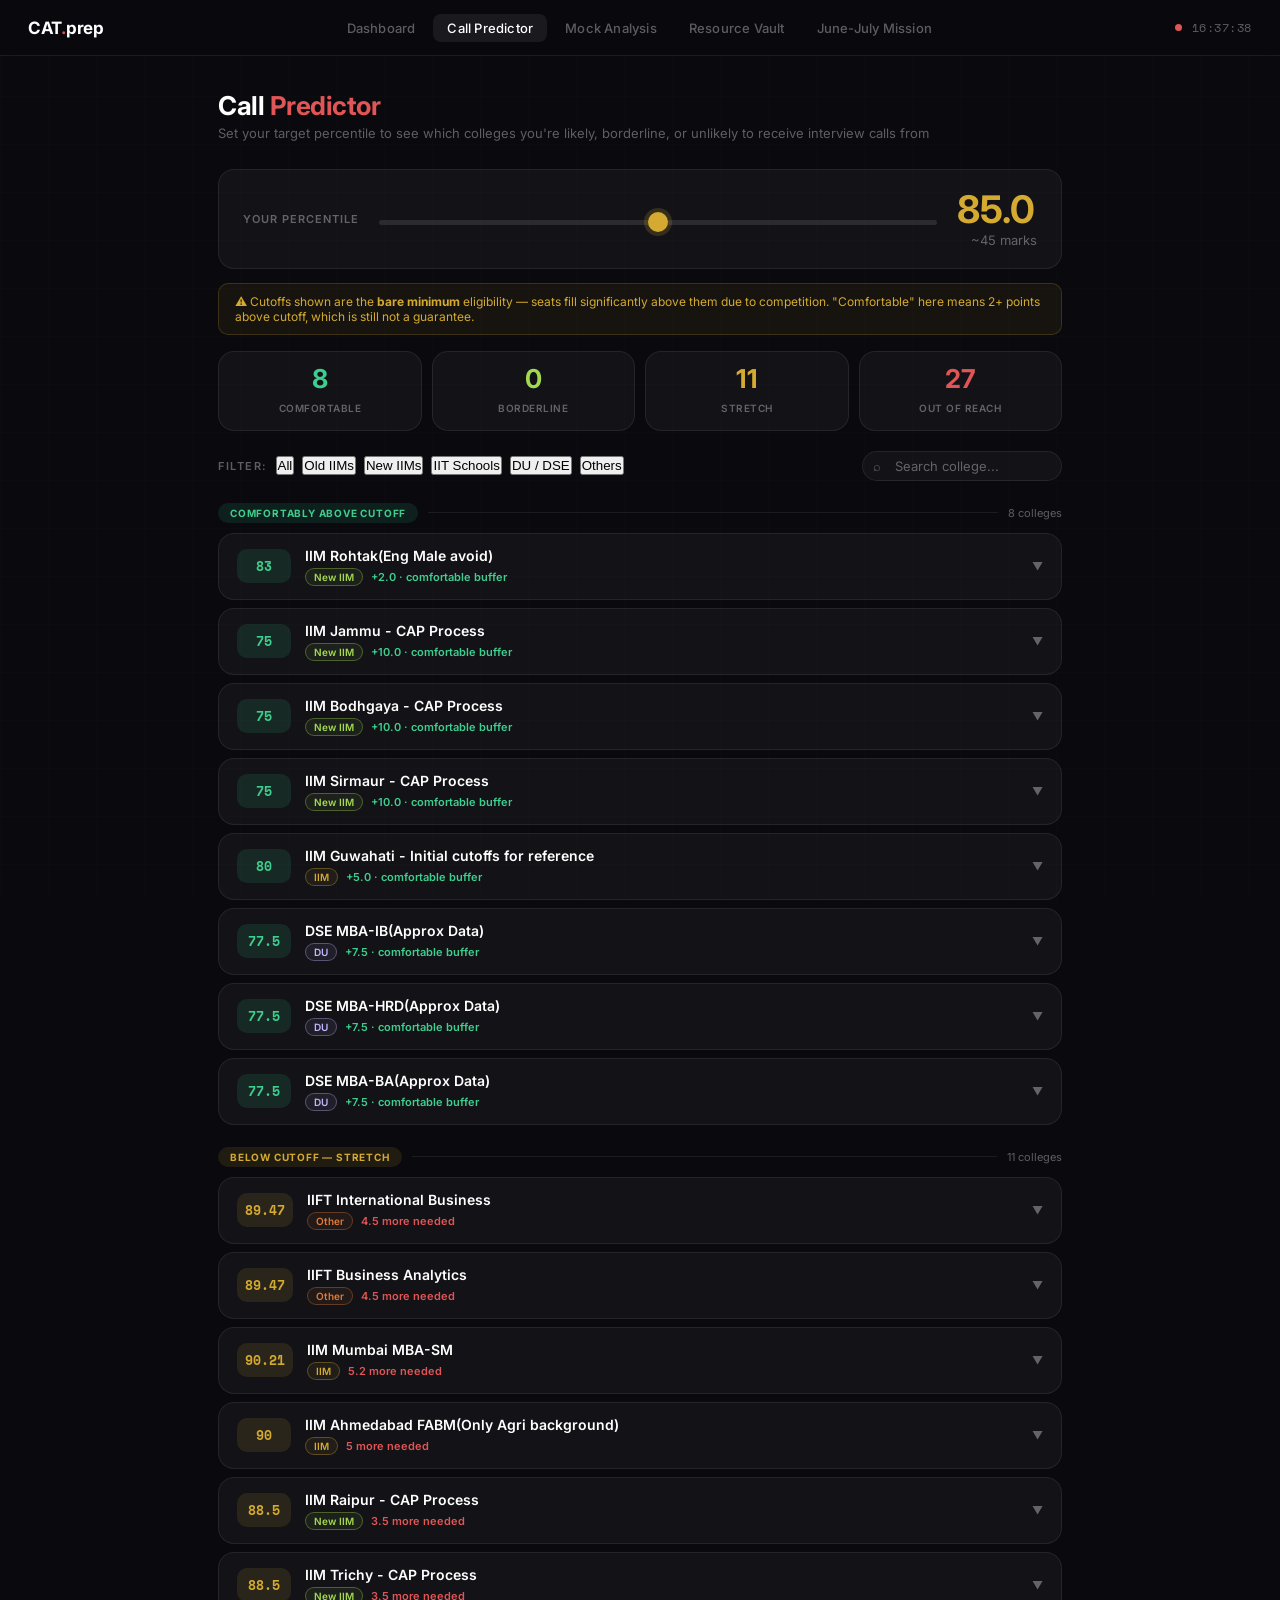
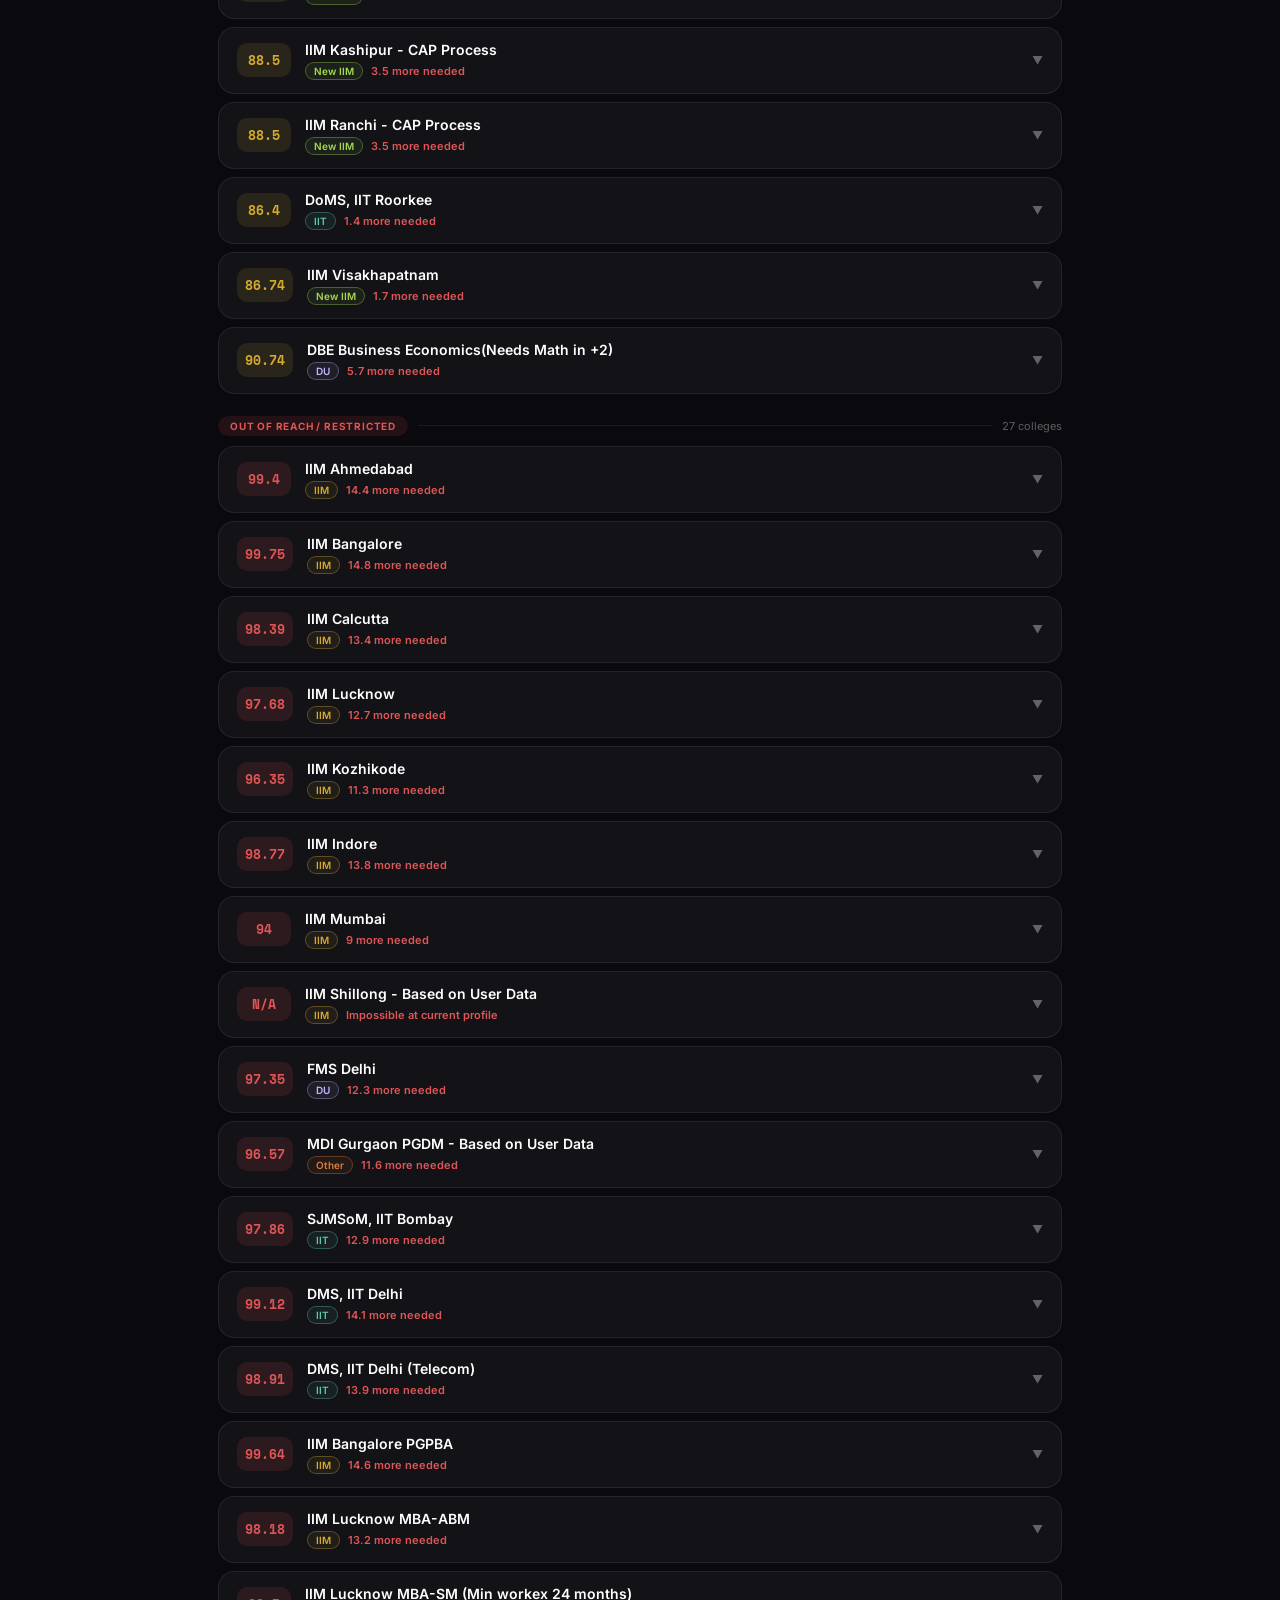
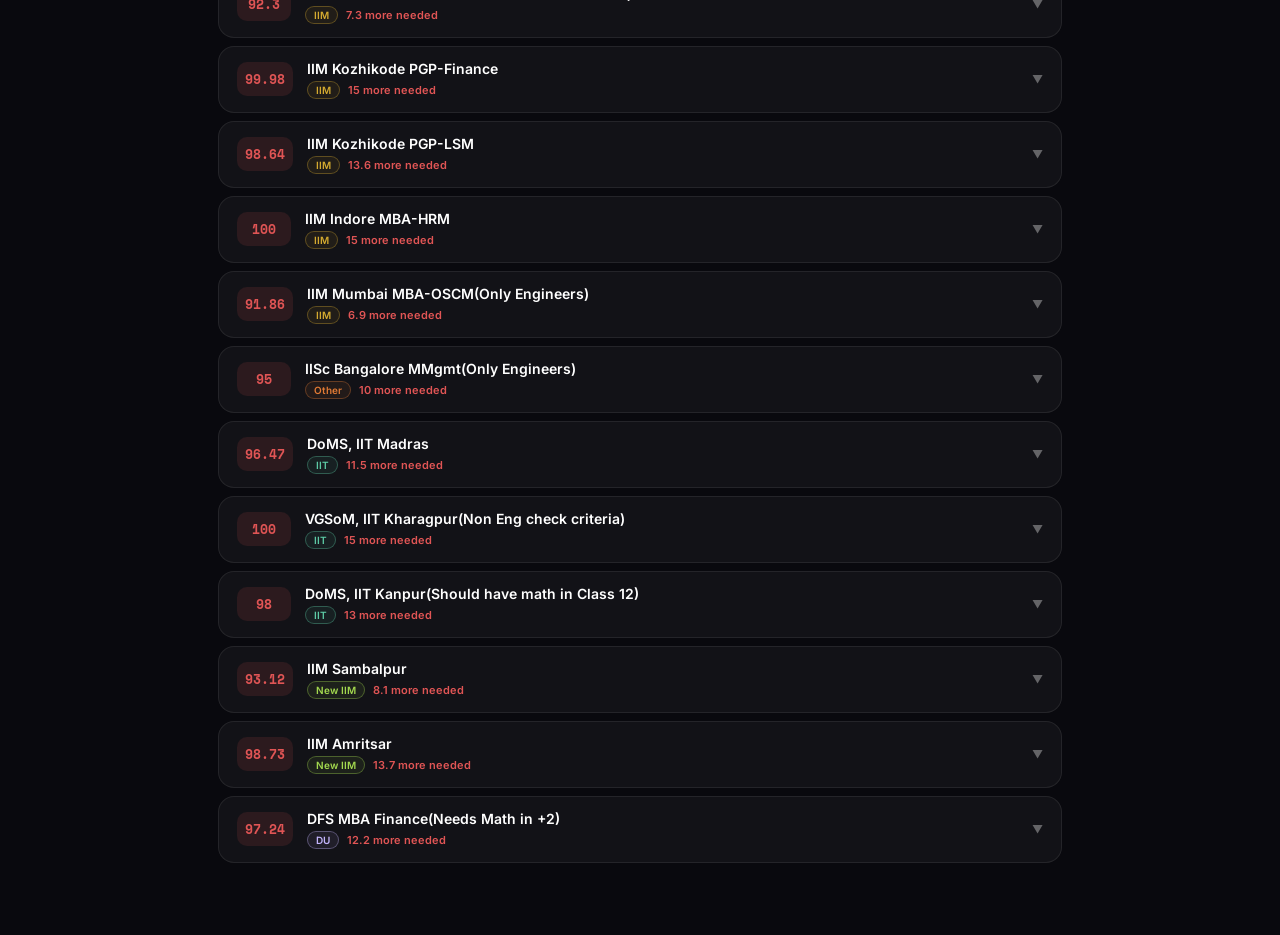
<file: predictor.html>
<!DOCTYPE html>
<html lang="en">
<head>
  <meta charset="UTF-8">
  <meta name="viewport" content="width=device-width, initial-scale=1">
  <title>CAT Prep — Call Predictor</title>
  <link rel="stylesheet" href="css/style.css">
  <style>
    /* ── PAGE HEADER ── */
    .page-header { margin-bottom: 28px; }
    .page-header h1 {
      font-family: "Inter", sans-serif;
      font-size: 26px; font-weight: 700;
      letter-spacing: -0.5px; line-height: 1.1;
    }
    .page-header h1 span { color: var(--red); }
    .page-header p { font-size: 13px; color: var(--text3); margin-top: 4px; }

    /* ── PERCENTILE CONTROL ── */
    .pct-control {
      background: rgba(255,255,255,0.04);
      border: 1px solid var(--border);
      border-radius: var(--radius);
      padding: 20px 24px;
      margin-bottom: 14px;
      display: flex;
      align-items: center;
      gap: 20px;
      flex-wrap: wrap;
    }
    .pct-label {
      font-size: 11px; font-weight: 600;
      letter-spacing: 1px; text-transform: uppercase;
      color: var(--text3); white-space: nowrap;
    }
    .pct-slider-wrap { flex: 1; min-width: 200px; }
    input[type=range] {
      width: 100%;
      -webkit-appearance: none;
      height: 5px;
      background: rgba(255,255,255,0.1);
      border-radius: 3px;
      outline: none;
    }
    input[type=range]::-webkit-slider-thumb {
      -webkit-appearance: none;
      width: 20px; height: 20px;
      border-radius: 50%;
      background: var(--amber);
      cursor: pointer;
      box-shadow: 0 0 0 4px rgba(212,170,48,0.18);
    }
    .pct-big {
      font-family: "Inter", sans-serif;
      font-size: 38px; font-weight: 700;
      color: var(--amber);
      line-height: 1;
      min-width: 80px;
      text-align: right;
    }


    .pct-marks{
      font-size:13px;
      color:var(--text3);
      text-align:right;
      margin-top:4px;
      min-width:80px;
    }


    /* ── WARNING BANNER ── */
    .warn-banner {
      font-size: 12px; color: var(--amber);
      background: rgba(212,170,48,0.07);
      border: 1px solid rgba(212,170,48,0.2);
      border-radius: 10px;
      padding: 10px 16px;
      margin-bottom: 16px;
    }

    /* ── SUMMARY STRIP ── */
    .summary-strip {
      display: grid;
      grid-template-columns: repeat(4, 1fr);
      gap: 10px;
      margin-bottom: 20px;
    }
    @media(max-width:520px) { .summary-strip { grid-template-columns: 1fr 1fr; } }
    .sum-card {
      background: rgba(255,255,255,0.04);
      border: 1px solid var(--border);
      border-radius: var(--radius);
      padding: 14px 16px;
      text-align: center;
      transition: border-color 0.2s;
    }
    .sum-num {
      font-family: "Inter", sans-serif;
      font-size: 26px; font-weight: 700;
      line-height: 1; display: block; margin-bottom: 4px;
    }
    .sum-lbl {
      font-size: 10px; color: var(--text3);
      text-transform: uppercase; letter-spacing: 0.5px; font-weight: 600;
    }
    .sum-safe   .sum-num { color: #3ecf8e; }
    .sum-target .sum-num { color: #a3d94f; }
    .sum-stretch .sum-num { color: var(--amber); }
    .sum-out    .sum-num { color: var(--red); }

    /* ── FILTER ROW ── */
    .top-row {
      display: flex;
      gap: 8px;
      flex-wrap: wrap;
      align-items: center;
      margin-bottom: 18px;
    }
    .search-wrap {
      margin-left: auto;
      position: relative;
    }
    .search-wrap input {
      background: rgba(255,255,255,0.04);
      border: 1px solid var(--border);
      border-radius: 20px;
      color: var(--text);
      font-family: "Inter", sans-serif;
      font-size: 13px;
      padding: 6px 14px 6px 32px;
      outline: none;
      width: 200px;
      transition: border-color 0.2s;
    }
    .search-wrap input:focus { border-color: var(--border2); }
    .search-wrap input::placeholder { color: var(--text3); }
    .search-icon { position: absolute; left: 11px; top: 50%; transform: translateY(-50%); color: var(--text3); font-size: 13px; pointer-events: none; }

    /* ── ZONE HEADERS ── */
    .zone-header {
      display: flex;
      align-items: center;
      gap: 10px;
      margin: 22px 0 10px;
    }
    .zone-pill {
      font-size: 10px; font-weight: 700;
      text-transform: uppercase; letter-spacing: 0.08em;
      padding: 4px 12px; border-radius: 20px; white-space: nowrap;
    }
    .zone-pill.safe    { background: rgba(62,207,142,0.12); color: #3ecf8e; }
    .zone-pill.target  { background: rgba(163,217,79,0.12); color: #a3d94f; }
    .zone-pill.stretch { background: rgba(212,170,48,0.12); color: var(--amber); }
    .zone-pill.out     { background: rgba(224,85,85,0.12);  color: var(--red); }
    .zone-divider { flex: 1; height: 1px; background: var(--border); }
    .zone-count { font-size: 11px; color: var(--text3); white-space: nowrap; }

    /* ── COLLEGE CARDS ── */
    .college-card {
      background: rgba(255,255,255,0.04);
      border: 1px solid var(--border);
      border-radius: var(--radius);
      margin-bottom: 8px;
      overflow: hidden;
      cursor: pointer;
      transition: border-color 0.2s;
    }
    .college-card:hover { border-color: var(--border2); }
    .college-card.expanded { border-color: var(--border2); }

    .cc-header {
      display: flex;
      align-items: center;
      gap: 14px;
      padding: 13px 18px;
    }
    .pct-badge {
      min-width: 54px;
      text-align: center;
      padding: 7px 8px;
      border-radius: 10px;
      font-family: "Space Mono", monospace;
      font-size: 13px; font-weight: 700;
      flex-shrink: 0;
    }
    .pct-badge.safe    { background: rgba(62,207,142,0.12); color: #3ecf8e; }
    .pct-badge.target  { background: rgba(163,217,79,0.12); color: #a3d94f; }
    .pct-badge.stretch { background: rgba(212,170,48,0.12); color: var(--amber); }
    .pct-badge.out     { background: rgba(224,85,85,0.12);  color: var(--red); }

    .cc-info { flex: 1; min-width: 0; }
    .cc-name {
      font-family: "Inter", sans-serif;
      font-size: 14px; font-weight: 600;
      color: var(--text); margin-bottom: 4px;
      white-space: nowrap; overflow: hidden; text-overflow: ellipsis;
    }
    .cc-meta { display: flex; gap: 8px; flex-wrap: wrap; align-items: center; }

    .type-pill {
      font-size: 10px; padding: 2px 8px;
      border-radius: 10px; font-weight: 600;
      border: 1px solid; white-space: nowrap;
    }
    .type-pill-IIM      { border-color: rgba(212,170,48,0.35); color: var(--amber); background: rgba(212,170,48,0.08); }
    .type-pill-NewIIM   { border-color: rgba(163,217,79,0.35); color: #a3d94f; background: rgba(163,217,79,0.08); }
    .type-pill-IIT      { border-color: rgba(93,202,165,0.35); color: var(--teal); background: rgba(93,202,165,0.08); }
    .type-pill-DU       { border-color: rgba(196,181,253,0.35); color: #c4b5fd; background: rgba(196,181,253,0.08); }
    .type-pill-Other    { border-color: rgba(224,122,53,0.35); color: var(--orange); background: rgba(224,122,53,0.08); }

    .gap-text { font-size: 11px; font-weight: 600; }
    .gap-pos { color: #3ecf8e; }
    .gap-neg { color: var(--red); }

    .cc-chev { color: var(--text3); font-size: 11px; flex-shrink: 0; transition: transform 0.2s; }
    .college-card.expanded .cc-chev { transform: rotate(180deg); }

    /* Detail panel */
    .cc-detail {
      display: none;
      padding: 0 18px 16px;
      border-top: 1px solid var(--border);
    }
    .college-card.expanded .cc-detail { display: block; }
    .cc-detail-text {
      font-size: 13px; color: var(--text3);
      line-height: 1.7; padding: 14px 0 12px;
    }
    .cc-chips { display: flex; gap: 8px; flex-wrap: wrap; }
    .cc-chip {
      font-size: 11px; color: var(--text3);
      background: rgba(255,255,255,0.04);
      border: 1px solid var(--border);
      border-radius: 8px; padding: 4px 10px;
    }
    .cc-chip span { color: var(--text); font-weight: 600; }

    .no-results {
      text-align: center; color: var(--text3);
      font-size: 14px; padding: 48px 0;
    }

    @media(max-width:600px) {
      .pct-control { gap: 12px; }
      .pct-big { font-size: 30px; }
      .search-wrap { margin-left: 0; }
      .search-wrap input { width: 100%; }
      .top-row { flex-direction: column; align-items: flex-start; }
    }
  </style>
</head>
<body>

<!-- ── NAV ── -->
<nav class="nav">
  <a class="nav-brand" href="index.html">
    <span class="nav-logo">CAT<span>.</span>prep</span>
  </a>
  <div class="nav-links">
    <a href="index.html"      class="nav-link">Dashboard</a>
    <a href="predictor.html" class="nav-link active">Call Predictor</a>
      <a href="mock.html" class="nav-link">Mock Analysis</a>
      <a href="https://docs.google.com/spreadsheets/d/1WfR_PO2uYE_8bQGWgFcEFO9f-YQhOI1kG5gVNRh6XAg/edit?usp=sharing"
         target="_blank"
         rel="noopener noreferrer"
         class="nav-link">Resource Vault</a>
         <a href="JuneJulyMission.html" class="nav-link">June-July Mission</a>
  </div>
  <div class="nav-right">
    <span class="nav-pulse"></span>
    <span class="nav-clock js-clock">--:--:--</span>
  </div>
</nav>

<main class="page">

  <div class="page-header">
    <h1>Call <span>Predictor</span></h1>
    <p>Set your target percentile to see which colleges you're likely, borderline, or unlikely to receive interview calls from</p>
  </div>

  <!-- Percentile slider -->
  <div class="pct-control">
    <span class="pct-label">Your Percentile</span>
    <div class="pct-slider-wrap">
      <input type="range" min="70" max="100" step="0.5" value="85" id="pctSlider">
    </div>
    <div><span class="pct-big" id="pctVal">85.0</span><div class="pct-marks" id="marksVal">~40 marks</div></div>
  </div>

  <!-- Warning -->
  <div class="warn-banner">
    ⚠ Cutoffs shown are the <strong>bare minimum</strong> eligibility — seats fill significantly above them due to competition. "Comfortable" here means 2+ points above cutoff, which is still not a guarantee.
  </div>

  <!-- Summary -->
  <div class="summary-strip">
    <div class="sum-card sum-safe">
      <span class="sum-num" id="cnt-safe">0</span>
      <span class="sum-lbl">Comfortable</span>
    </div>
    <div class="sum-card sum-target">
      <span class="sum-num" id="cnt-target">0</span>
      <span class="sum-lbl">Borderline</span>
    </div>
    <div class="sum-card sum-stretch">
      <span class="sum-num" id="cnt-stretch">0</span>
      <span class="sum-lbl">Stretch</span>
    </div>
    <div class="sum-card sum-out">
      <span class="sum-num" id="cnt-out">0</span>
      <span class="sum-lbl">Out of reach</span>
    </div>
  </div>

  <!-- Filters + search -->
  <div class="top-row">
    <span style="font-size:11px;color:var(--text3);text-transform:uppercase;letter-spacing:1.5px;font-weight:600;">Filter:</span>
    <button class="filter-btn active" onclick="setType('all',this)">All</button>
    <button class="filter-btn" onclick="setType('IIM',this)">Old IIMs</button>
    <button class="filter-btn" onclick="setType('New IIM',this)">New IIMs</button>
    <button class="filter-btn" onclick="setType('IIT',this)">IIT Schools</button>
    <button class="filter-btn" onclick="setType('DU',this)">DU / DSE</button>
    <button class="filter-btn" onclick="setType('Other',this)">Others</button>
    <div class="search-wrap">
      <span class="search-icon">⌕</span>
      <input type="text" id="searchBox" placeholder="Search college..." oninput="onSearch(this.value)">
    </div>
  </div>

  <div id="collegeList"></div>

</main>

<script>
  // ── LIVE CLOCK ──
  function tickClock() {
    const now = new Date();
    const s = String(now.getHours()).padStart(2,'0')+':'+String(now.getMinutes()).padStart(2,'0')+':'+String(now.getSeconds()).padStart(2,'0');
    document.querySelectorAll('.js-clock').forEach(el => el.textContent = s);
  }
  tickClock(); setInterval(tickClock, 1000);

  // ── FAVICON ──
  (function(){
    const svg = `<svg xmlns="http://www.w3.org/2000/svg" viewBox="0 0 32 32"><rect width="32" height="32" rx="7" fill="#09090e"/><text x="16" y="22" font-family="monospace" font-weight="700" font-size="14" fill="#e05555" text-anchor="middle">CAT</text></svg>`;
    const link = document.createElement("link"); link.rel="icon"; link.type="image/svg+xml";
    link.href="data:image/svg+xml,"+encodeURIComponent(svg); document.head.appendChild(link);
  })();

  // ── PROFILE PERSISTENT DATA (From targetpercentilepredictionWithNewMarks.jpg) ──
  const colleges = [
    { name: "IIM Ahmedabad", req: 99.40, tag: "Flagship PGP · Profile-Personalized", type: "IIM", varc: 80, dilr: 80, qa: 80, overall: 90, info: "Personalized tier targets based on current graduation/10th/12th scores. High interview shortlisting reliability if requirement met." },
    { name: "IIM Bangalore", req: 99.75, tag: "Flagship PGP · Profile-Personalized", type: "IIM", varc: 70, dilr: 70, qa: 70, overall: 75, info: "Highly weightage-driven profile shortlisting tracker." },
    { name: "IIM Calcutta", req: 98.39, tag: "Flagship PGP · Profile-Personalized", type: "IIM", varc: 70, dilr: 65, qa: 65, overall: 75, info: "Historically quant/gender diversity optimized metrics applied to target scale." },
    { name: "IIM Lucknow", req: 97.68, tag: "Flagship PGP · Profile-Personalized", type: "IIM", varc: 77, dilr: 77, qa: 77, overall: 82, info: "Strict sectional criteria must be matched alongside overall target." },
    { name: "IIM Kozhikode", req: 96.35, tag: "Flagship PGP · Profile-Personalized", type: "IIM", varc: 65, dilr: 65, qa: 65, overall: 75, info: "Balanced profile distribution target score." },
    { name: "IIM Indore", req: 98.77, tag: "Flagship PGP · Profile-Personalized", type: "IIM", varc: 70, dilr: 70, qa: 70, overall: 80, info: "Heavy academic weight criteria embedded directly into personalized cutoff calculation." },
    { name: "IIM Mumbai", req: 94.00, tag: "Flagship MBA · General Profile", type: "IIM", varc: 80.35, dilr: 89.29, qa: 89.23, overall: 94, info: "Evolved criteria post-NITIE transition to core IIM framework." },
    { name: "IIM Shillong - Based on User Data", req: "Impossible at current profile", tag: "Hard Filter Limitation", type: "IIM", varc: 75, dilr: 75, qa: 75, overall: null, info: "Profile limitations trigger absolute shortlisting constraint under current institutional policy guidelines." },
    { name: "FMS Delhi", req: 97.35, tag: "DU Premier · High ROI Target", type: "DU", varc: null, dilr: null, qa: null, overall: null, info: "Extremely cost-efficient flagship management program shortlisting value." },
    { name: "MDI Gurgaon PGDM - Based on User Data", req: 96.57, tag: "Premium Private Core Tier", type: "Other", varc: null, dilr: null, qa: null, overall: 93.5, info: "Calculated composite tracking parameters mapped over current background vector." },
    { name: "IIFT International Business", req: 89.47, tag: "Core Flagship IB Program", type: "Other", varc: 55, dilr: 55, qa: 55, overall: null, info: "Transitioned to competitive CAT structural acceptance framework metrics." },
    { name: "SJMSoM, IIT Bombay", req: 97.86, tag: "IIT Management Hub", type: "IIT", varc: null, dilr: null, qa: null, overall: null, info: "Highly localized industrial and systems operations interface excellence." },
    { name: "IIFT Business Analytics", req: 89.47, tag: "Specialized Analytics Stream", type: "Other", varc: 55, dilr: 55, qa: 55, overall: null, info: "Focused core analytical domain track matrix matching." },
    { name: "DMS, IIT Delhi", req: 99.12, tag: "Department of Management Studies", type: "IIT", varc: null, dilr: null, qa: null, overall: null, info: "Corporate-integrated technology management campus framework." },
    { name: "DMS, IIT Delhi (Telecom)", req: 98.91, tag: "Specialized Telecom Management", type: "IIT", varc: null, dilr: null, qa: null, overall: null, info: "Niche market system structural routing specialization." },
    { name: "IIM Bangalore PGPBA", req: 99.64, tag: "Business Analytics Flagship Track", type: "IIM", varc: 70, dilr: 70, qa: 70, overall: 75, info: "Highly technical system layer analytics profile target scale." },
    { name: "IIM Lucknow MBA-ABM", req: 98.18, tag: "Agri-Business Management", type: "IIM", varc: 72, dilr: 72, qa: 72, overall: 77, info: "Value chain optimization and agribusiness tracking." },
    { name: "IIM Lucknow MBA-SM (Min workex 24 months)", req: 92.30, tag: "Sustainability Management", type: "IIM", varc: 72, dilr: 72, qa: 72, overall: 77, info: "Requires strict non-negotiable professional timeline confirmation of 24 months." },
    { name: "IIM Kozhikode PGP-Finance", req: 99.98, tag: "Specialized Quantitative Finance", type: "IIM", varc: 65, dilr: 70, qa: 75, overall: null, info: "Extremely selective specialized banking and finance track parameters." },
    { name: "IIM Kozhikode PGP-LSM", req: 98.64, tag: "Liberal Studies & Management", type: "IIM", varc: 70, dilr: 70, qa: 60, overall: null, info: "Interdisciplinary holistic management selection tracking." },
    { name: "IIM Indore MBA-HRM", req: 100.00, tag: "Human Resource Management Flagship", type: "IIM", varc: 65, dilr: 55, qa: 55, overall: 60, info: "Calculated exact competitive terminal short shortlists parameters." },
    { name: "IIM Mumbai MBA-OSCM(Only Engineers)", req: 91.86, tag: "Operations & Supply Chain (Technical Track)", type: "IIM", varc: 80.35, dilr: 90.44, qa: 91.13, overall: 91.86, info: "Strictly limited to background engineering verification matrices." },
    { name: "IIM Mumbai MBA-SM", req: 90.21, tag: "Sustainability & Strategy Track", type: "IIM", varc: 80.35, dilr: 89.82, qa: 90.1, overall: 90.21, info: "Integrated policy and strategic system management parameters." },
    { name: "IIM Ahmedabad FABM(Only Agri background)", req: 90.00, tag: "Food & Agri-Business Management Specialist", type: "IIM", varc: 70, dilr: 70, qa: 70, overall: 90, info: "Requires explicit verified specialization background metrics." },
    { name: "IISc Bangalore MMgmt(Only Engineers)", req: 95.00, tag: "Master of Management Technology", type: "Other", varc: null, dilr: null, qa: null, overall: 95, info: "Engineering restriction parameters active inside elite quantitative research institute." },
    { name: "IIM Raipur - CAP Process", req: 88.50, tag: "Common Admission Process System", type: "New IIM", varc: 60, dilr: 60, qa: 60, overall: 88.5, info: "Core unified calculation tier applied over personalized scaling models." },
    { name: "IIM Trichy - CAP Process", req: 88.50, tag: "Common Admission Process System", type: "New IIM", varc: 60, dilr: 60, qa: 60, overall: 88.5, info: "Core unified calculation tier applied over personalized scaling models." },
    { name: "IIM Kashipur - CAP Process", req: 88.50, tag: "Common Admission Process System", type: "New IIM", varc: 60, dilr: 60, qa: 60, overall: 88.5, info: "Core unified calculation tier applied over personalized scaling models." },
    { name: "IIM Ranchi - CAP Process", req: 88.50, tag: "Common Admission Process System", type: "New IIM", varc: 60, dilr: 60, qa: 60, overall: 88.5, info: "Core unified calculation tier applied over personalized scaling models." },
    { name: "DoMS, IIT Madras", req: 96.47, tag: "Department of Management Studies", type: "IIT", varc: null, dilr: null, qa: null, overall: null, info: "Data-driven systemic management training architecture analytics tracker." },
    { name: "VGSoM, IIT Kharagpur(Non Eng check criteria)", req: 100.00, tag: "Vinod Gupta School of Management", type: "IIT", varc: null, dilr: null, qa: null, overall: 91, info: "Requires granular criteria adjustment verification if non-engineering candidate profile applied." },
    { name: "DoMS, IIT Kanpur(Should have math in Class 12)", req: 98.00, tag: "Quantitative Management Core", type: "IIT", varc: null, dilr: null, qa: null, overall: 90, info: "Requires mandatory class 12 mathematical track validation." },
    { name: "DoMS, IIT Roorkee", req: 86.40, tag: "Traditional Systems Management Track", type: "IIT", varc: 54, dilr: 54, qa: 54, overall: 86.4, info: "Industrial operational framework placement tracking infrastructure." },
    { name: "IIM Rohtak(Eng Male avoid)", req: 83.00, tag: "Independent Non-CAP Screening", type: "New IIM", varc: null, dilr: null, qa: null, overall: 83, info: "Profile flags indicate distinct screening structural conditions based on cohort density configuration." },
    { name: "IIM Sambalpur", req: 93.12, tag: "Localized Flagship Core Model", type: "New IIM", varc: 55, dilr: 55, qa: 55, overall: 75, info: "Independent regional institutional shortlisting criteria scale." },
    { name: "IIM Jammu - CAP Process", req: 75.00, tag: "Common Admission Process System", type: "New IIM", varc: 45, dilr: 45, qa: 45, overall: 75, info: "Core lower threshold boundary limits mapped directly on system profile." },
    { name: "IIM Bodhgaya - CAP Process", req: 75.00, tag: "Common Admission Process System", type: "New IIM", varc: 45, dilr: 45, qa: 45, overall: 75, info: "Core lower threshold boundary limits mapped directly on system profile." },
    { name: "IIM Sirmaur - CAP Process", req: 75.00, tag: "Common Admission Process System", type: "New IIM", varc: 45, dilr: 45, qa: 45, overall: 75, info: "Core lower threshold boundary limits mapped directly on system profile." },
    { name: "IIM Visakhapatnam", req: 86.74, tag: "Growth Tier Independent Screening", type: "New IIM", varc: 63, dilr: 63, qa: 63, overall: 72, info: "Localized specific scaling engine metrics." },
    { name: "IIM Amritsar", req: 98.73, tag: "Independent Entry Operations Tier", type: "New IIM", varc: 65, dilr: 60, qa: 65, overall: 80, info: "Accelerated development trajectory criteria metrics." },
    { name: "IIM Guwahati - Initial cutoffs for reference", req: 80.00, tag: "Reference Threshold Matrix", type: "IIM", varc: 70, dilr: 70, qa: 70, overall: 80, info: "Baseline contextual markers injected for comparative verification mapping." },
    { name: "DSE MBA-IB(Approx Data)", req: 77.50, tag: "International Business Specialization", type: "DU", varc: null, dilr: null, qa: null, overall: 82.31, info: "Elite low-cost operational paradigm system at Delhi School of Economics." },
    { name: "DSE MBA-HRD(Approx Data)", req: 77.50, tag: "Human Resource Development Track", type: "DU", varc: null, dilr: null, qa: null, overall: 89.24, info: "Strategic workforce engineering analytics hub." },
    { name: "DSE MBA-BA(Approx Data)", req: 77.50, tag: "Business Analytics Stream", type: "DU", varc: null, dilr: null, qa: null, overall: 86.47, info: "Core quantitative data infrastructure track matching metrics." },
    { name: "DBE Business Economics(Needs Math in +2)", req: 90.74, tag: "Department of Business Economics", type: "DU", varc: null, dilr: null, qa: null, overall: null, info: "Requires definitive senior secondary mathematics execution parameters." },
    { name: "DFS MBA Finance(Needs Math in +2)", req: 97.24, tag: "Department of Financial Studies", type: "DU", varc: null, dilr: null, qa: null, overall: null, info: "Elite portfolio analysis pipeline. Mandatory class 12 mathematical track parameters apply." }
  ];

  function getZone(req, pct) {
    if (typeof req === 'string' || isNaN(req)) return 'out';
    const gap = pct - req;
    if (gap >= 2)  return 'safe';
    if (gap >= 0)  return 'target';
    if (gap >= -6) return 'stretch';
    return 'out';
  }

  const zoneLabels = {
    safe:    'Comfortably above cutoff',
    target:  'At cutoff — borderline',
    stretch: 'Below cutoff — stretch',
    out:     'Out of reach / Restricted'
  };

  let userPct    = 85;
  let activeType = 'all';
  let searchQ    = '';

  function typePillClass(t) {
    if (t === 'IIM')     return 'type-pill-IIM';
    if (t === 'New IIM') return 'type-pill-NewIIM';
    if (t === 'IIT')     return 'type-pill-IIT';
    if (t === 'DU')      return 'type-pill-DU';
    return 'type-pill-Other';
  }


  function percentileToMarks(pct) {
  // Calibrated to be strict, realistic, and on the harder/conservative side.
  // Benchmarked against tougher scaling years and a 44-mark baseline for ~85 percentile.
  const map = [
    { pct: 99.9, marks: 125 },
    { pct: 99.5, marks: 108 },
    { pct: 99.0, marks: 98  },
    { pct: 98.0, marks: 86  },
    { pct: 95.0, marks: 72  },
    { pct: 90.0, marks: 56  },
    { pct: 85.0, marks: 45  }, // Aligned closely with your 44-mark experience + a tiny buffer
    { pct: 80.0, marks: 39  },
    { pct: 75.0, marks: 34  },
    { pct: 70.0, marks: 29  }
  ];

  // Edge case: If requested percentile is higher than the max defined in the map
  if (pct >= map[0].pct) {
    return map[0].marks;
  }

  for (let i = 0; i < map.length - 1; i++) {
    const a = map[i];
    const b = map[i + 1];

    if (pct <= a.pct && pct >= b.pct) {
      const ratio = (pct - b.pct) / (a.pct - b.pct);
      return Math.round(b.marks + ratio * (a.marks - b.marks));
    }
  }

  // Fallback for anything below the lowest mapped percentile
  return map[map.length - 1].marks;
}


  function render() {
    const list = document.getElementById('collegeList');
    const counts = { safe: 0, target: 0, stretch: 0, out: 0 };
    colleges.forEach(c => counts[getZone(c.req, userPct)]++);

    document.getElementById('cnt-safe').textContent    = counts.safe;
    document.getElementById('cnt-target').textContent  = counts.target;
    document.getElementById('cnt-stretch').textContent = counts.stretch;
    document.getElementById('cnt-out').textContent     = counts.out;

    const filtered = colleges.filter(c => {
      if (activeType !== 'all' && c.type !== activeType) return false;
      if (searchQ && !c.name.toLowerCase().includes(searchQ) && !c.tag.toLowerCase().includes(searchQ)) return false;
      return true;
    });

    if (filtered.length === 0) {
      list.innerHTML = '<div class="no-results">No colleges match your filters.</div>';
      return;
    }

    const grouped = { safe: [], target: [], stretch: [], out: [] };
    filtered.forEach(c => grouped[getZone(c.req, userPct)].push(c));

    let html = '';
    ['safe', 'target', 'stretch', 'out'].forEach(z => {
      if (grouped[z].length === 0) return;
      html += `
        <div class="zone-header">
          <span class="zone-pill ${z}">${zoneLabels[z]}</span>
          <div class="zone-divider"></div>
          <span class="zone-count">${grouped[z].length} college${grouped[z].length !== 1 ? 's' : ''}</span>
        </div>`;

      grouped[z].forEach(c => {
        const isImpossible = typeof c.req === 'string' || isNaN(c.req);
        const gap    = isImpossible ? '0.0' : (userPct - c.req).toFixed(1);
        const gapNum = isImpossible ? -100 : parseFloat(gap);
        const gapStr = isImpossible ? c.req :
                       gapNum >= 2  ? `+${gap} · comfortable buffer` :
                       gapNum >= 0  ? `+${gap} · right at cutoff, risky` :
                                      `${Math.abs(gap)} more needed`;
        const gapCls = isImpossible ? 'gap-neg' : (gapNum >= 0 ? 'gap-pos' : 'gap-neg');
        const pc     = typePillClass(c.type);
        const secStr = (c.varc !== null && c.varc !== undefined)
          ? `VARC: ${c.varc} | DILR: ${c.dilr} | QA: ${c.qa}`
          : 'No fixed sectional cutoffs';
        const overStr = (c.overall !== null && c.overall !== undefined) ? c.overall : '—';

        html += `
          <div class="college-card" onclick="this.classList.toggle('expanded')">
            <div class="cc-header">
              <div class="pct-badge ${z}">${isImpossible ? 'N/A' : c.req}</div>
              <div class="cc-info">
                <div class="cc-name">${c.name}</div>
                <div class="cc-meta">
                  <span class="type-pill ${pc}">${c.type}</span>
                  <span class="gap-text ${gapCls}">${gapStr}</span>
                </div>
              </div>
              <span class="cc-chev">▼</span>
            </div>
            <div class="cc-detail">
              <div class="cc-detail-text"><strong>${c.tag}</strong><br><br>${c.info}</div>
              <div class="cc-chips">
                <span class="cc-chip">Sections: <span>${secStr}</span></span>
                <span class="cc-chip">Min overall: <span>${overStr}</span></span>
              </div>
            </div>
          </div>`;
      });
    });

    list.innerHTML = html;
  }

  function setType(t, btn) {
    activeType = t;
    document.querySelectorAll('.filter-btn').forEach(b => b.classList.remove('active'));
    btn.classList.add('active');
    render();
  }

  function onSearch(val) {
    searchQ = val.toLowerCase().trim();
    render();
  }

  document.getElementById('pctSlider').addEventListener('input', function() {
    userPct = parseFloat(this.value);
    document.getElementById('pctVal').textContent = userPct.toFixed(1);
    document.getElementById('marksVal').textContent = `~${percentileToMarks(userPct)} marks`;
    render();
  });

  document.getElementById('marksVal').textContent = `~${percentileToMarks(userPct)} marks`;

  render();
</script>
</body>
</html>
</file>
<file: css/style.css>
@import url("https://fonts.googleapis.com/css2?family=Inter:wght@400;500;600;700&family=Space+Mono:wght@400;700&display=swap");

/* ─────────────────────────────────────────────
   DESIGN TOKENS
   ───────────────────────────────────────────── */
:root {
  --bg:       #09090e;
  --bg2:      #0f0f16;
  --bg3:      #14141e;
  --border:   rgba(255,255,255,0.08);
  --border2:  rgba(255,255,255,0.13);

  --text:     #ffffff;
  --text2:    rgba(255,255,255,0.6);
  --text3:    rgba(255,255,255,0.35);
  --text4:    rgba(255,255,255,0.22);

  --red:      #e05555;
  --amber:    #d4aa30;
  --teal:     #5dcaa5;
  --orange:   #e07a35;

  --radius:   16px;
  --radius-sm:10px;
}

/* ─────────────────────────────────────────────
   RESET & BASE
   ───────────────────────────────────────────── */
*, *::before, *::after { box-sizing: border-box; margin: 0; padding: 0; }

html { scroll-behavior: smooth; }

body {
  font-family: "Inter", sans-serif;
  background: var(--bg);
  color: var(--text);
  min-height: 100vh;
}

/* subtle grid texture */
body::before {
  content: "";
  position: fixed;
  inset: 0;
  background-image:
    linear-gradient(rgba(255,255,255,0.012) 1px, transparent 1px),
    linear-gradient(90deg, rgba(255,255,255,0.012) 1px, transparent 1px);
  background-size: 48px 48px;
  pointer-events: none;
  z-index: 0;
}

/* ─────────────────────────────────────────────
   NAVIGATION
   ───────────────────────────────────────────── */
.nav {
  position: sticky;
  top: 0;
  z-index: 100;
  background: rgba(9,9,14,0.88);
  backdrop-filter: blur(12px);
  -webkit-backdrop-filter: blur(12px);
  border-bottom: 1px solid var(--border);
  padding: 0 28px;
  display: flex;
  align-items: center;
  justify-content: space-between;
  height: 56px;
}

.nav-brand {
  display: flex;
  align-items: center;
  gap: 10px;
  text-decoration: none;
}
.nav-logo {
  font-family: "Inter", sans-serif;
  font-size: 17px;
  font-weight: 700;
  letter-spacing: -0.3px;
  color: var(--text);
}
.nav-logo span { color: var(--red); }

.nav-links {
  display: flex;
  align-items: center;
  gap: 4px;
}
.nav-link {
  font-family: "Inter", sans-serif;
  font-size: 13px;
  font-weight: 500;
  color: var(--text3);
  text-decoration: none;
  padding: 6px 14px;
  border-radius: 8px;
  transition: color 0.15s, background 0.15s;
  letter-spacing: 0.2px;
  white-space: nowrap;
}
.nav-link:hover { color: var(--text); background: rgba(255,255,255,0.05); }
.nav-link.active { color: var(--text); background: rgba(255,255,255,0.07); }

.nav-right {
  display: flex;
  align-items: center;
  gap: 10px;
}
.nav-clock {
  font-family: "Space Mono", monospace;
  font-size: 12px;
  color: var(--text3);
  letter-spacing: 0.5px;
}
.nav-pulse {
  width: 7px; height: 7px;
  border-radius: 50%;
  background: var(--red);
  animation: blink 1.4s ease-in-out infinite;
  flex-shrink: 0;
}
@keyframes blink {
  0%,100% { opacity:1; transform:scale(1); }
  50%      { opacity:0.3; transform:scale(0.6); }
}

/* ─────────────────────────────────────────────
   PAGE WRAPPER
   ───────────────────────────────────────────── */
.page {
  position: relative;
  z-index: 1;
  max-width: 900px;
  margin: 0 auto;
  padding: 36px 28px 64px;
}

/* ─────────────────────────────────────────────
   TYPE HIERARCHY
   ───────────────────────────────────────────── */
.t1 { font-family:"Inter",sans-serif; font-weight:700; }
.t2 { font-family:"Space Mono",monospace; font-weight:700; }
.t3 { font-family:"Space Mono",monospace; font-weight:700; font-size:15px; }
.section-label {
  font-family: "Inter", sans-serif;
  font-size: 11px;
  font-weight: 600;
  letter-spacing: 1px;
  color: var(--text4);
  text-transform: uppercase;
  margin-bottom: 14px;
}

/* ─────────────────────────────────────────────
   CARDS
   ───────────────────────────────────────────── */
.card {
  background: rgba(255,255,255,0.04);
  border: 1px solid var(--border);
  border-radius: var(--radius);
  padding: 22px 24px;
}
.card-sm {
  background: rgba(255,255,255,0.04);
  border: 1px solid var(--border);
  border-radius: var(--radius);
  padding: 20px 18px;
}
.card + .card { margin-top: 14px; }

/* ─────────────────────────────────────────────
   PROGRESS BARS
   ───────────────────────────────────────────── */
.prog-track {
  height: 6px;
  background: rgba(255,255,255,0.08);
  border-radius: 3px;
  overflow: hidden;
}
.prog-fill {
  height: 100%;
  border-radius: 3px;
  transition: width 0.8s ease;
}
.fill-red   { background: var(--red); }
.fill-amber { background: var(--amber); }
.fill-teal  { background: var(--teal); }
.fill-dim   { background: rgba(255,255,255,0.3); }

/* gradient fills */
.fill-grad-amber { background: linear-gradient(90deg,#b87a10,var(--amber)); }
.fill-grad-teal  { background: linear-gradient(90deg,#0e9870,var(--teal)); }

/* ─────────────────────────────────────────────
   ACCENTS
   ───────────────────────────────────────────── */
.accent-red    { color: var(--red); }
.accent-amber  { color: var(--amber); }
.accent-teal   { color: var(--teal); }
.accent-orange { color: var(--orange); }

/* ─────────────────────────────────────────────
   TICKER
   ───────────────────────────────────────────── */
.ticker-wrap {
  overflow: hidden;
  border-top: 1px solid var(--border);
  border-bottom: 1px solid var(--border);
  padding: 10px 0;
  margin-top: 40px;
}
.ticker-inner {
  display: inline-block;
  white-space: nowrap;
  animation: ticker 40s linear infinite;
  font-family: "Inter", sans-serif;
  font-size: 11px;
  font-weight: 600;
  letter-spacing: 1px;
  color: var(--text4);
  text-transform: uppercase;
}
@keyframes ticker {
  from { transform: translateX(0); }
  to   { transform: translateX(-50%); }
}

/* ─────────────────────────────────────────────
   UTILITIES
   ───────────────────────────────────────────── */
.grid-2 { display: grid; grid-template-columns: 1fr 1fr; gap: 14px; }
.grid-3 { display: grid; grid-template-columns: repeat(3,1fr); gap: 12px; }
.grid-4 { display: grid; grid-template-columns: repeat(4,1fr); gap: 12px; }
.flex-between { display:flex; justify-content:space-between; align-items:center; }
.flex-center  { display:flex; align-items:center; }
.gap-8  { gap: 8px; }
.gap-12 { gap: 12px; }
.mb-8   { margin-bottom: 8px; }
.mb-12  { margin-bottom: 12px; }
.mb-14  { margin-bottom: 14px; }
.mb-28  { margin-bottom: 28px; }
.mb-36  { margin-bottom: 36px; }

/* ─────────────────────────────────────────────
   FLASHING
   ───────────────────────────────────────────── */
.flashing { animation: flash-kf 0.35s ease-out; }
@keyframes flash-kf {
  0%   { opacity: 0.3; }
  100% { opacity: 1; }
}

/* ─────────────────────────────────────────────
   RESPONSIVE
   ───────────────────────────────────────────── */
@media (max-width: 600px) {
  .page { padding: 24px 16px 48px; }
  .nav  { padding: 0 16px; }
  .grid-2, .grid-4 { grid-template-columns: 1fr; }
  .grid-3 { grid-template-columns: 1fr 1fr; }
}
</file>
